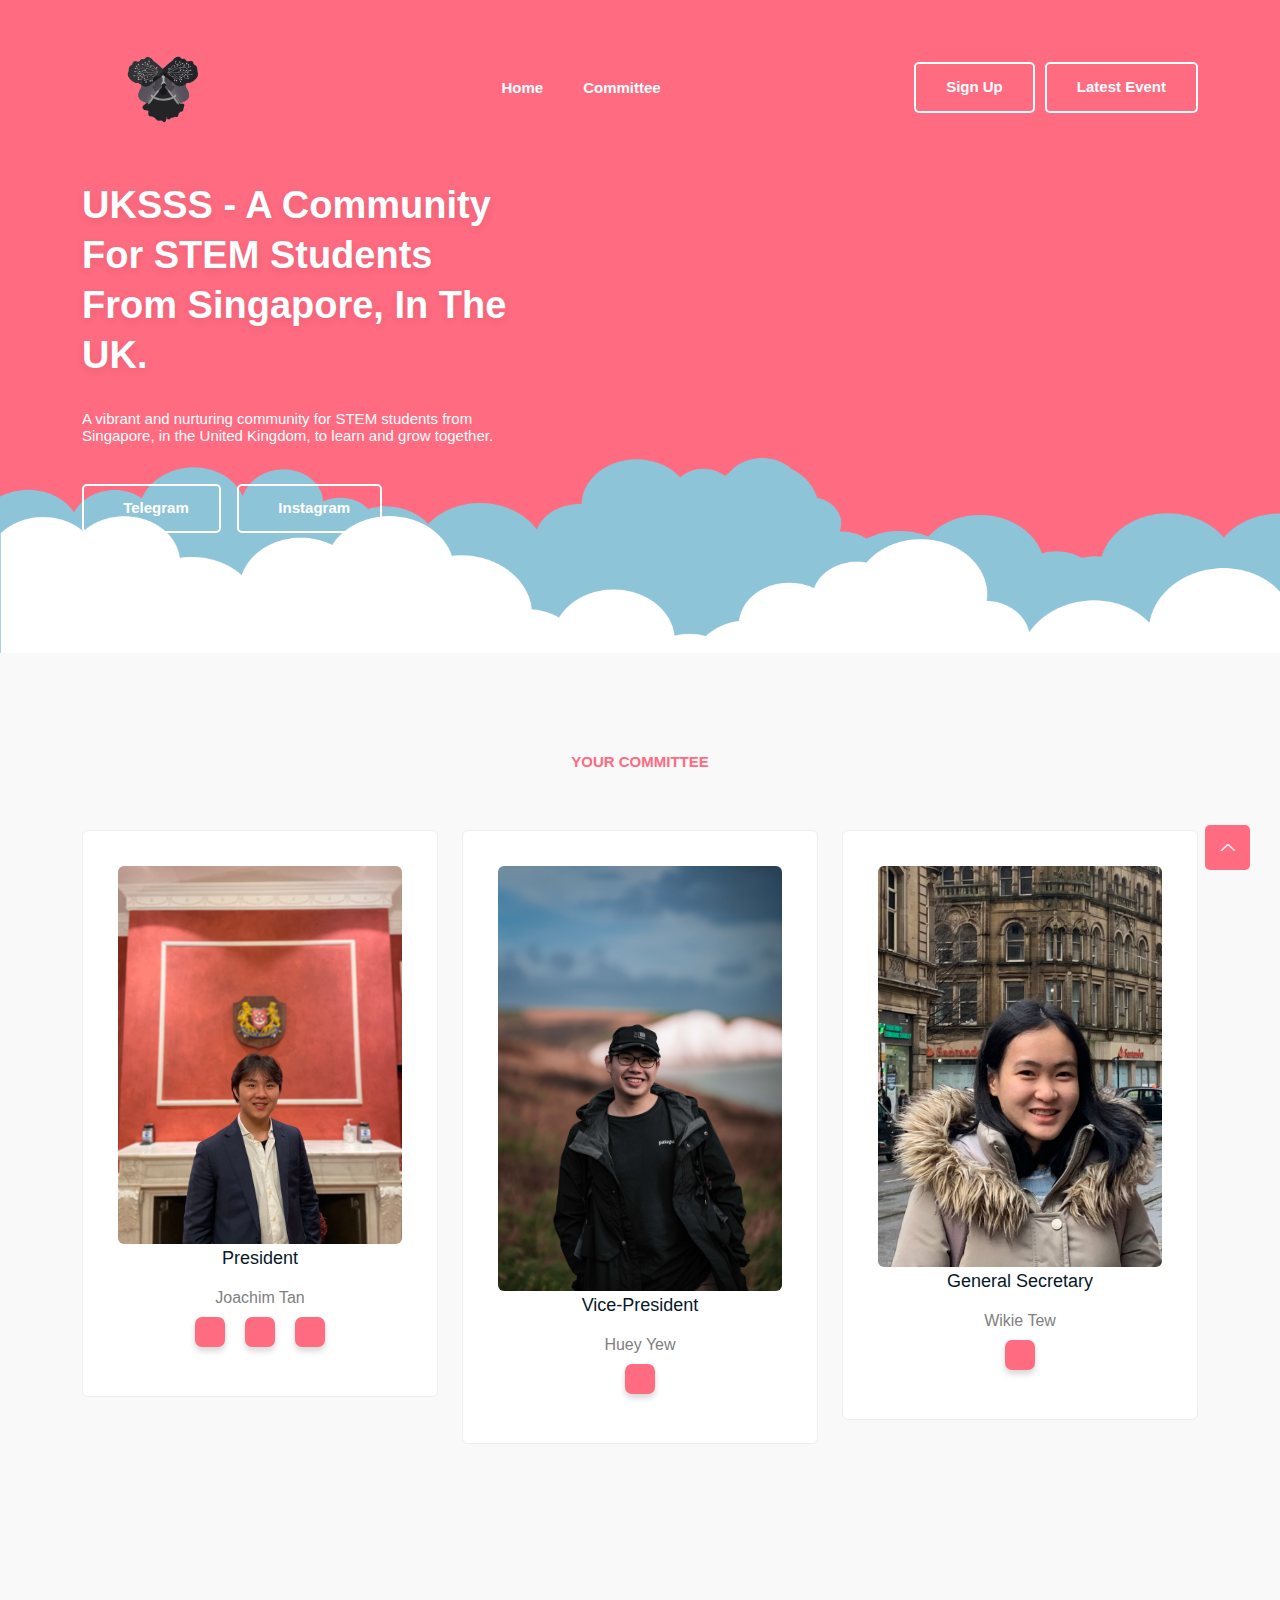
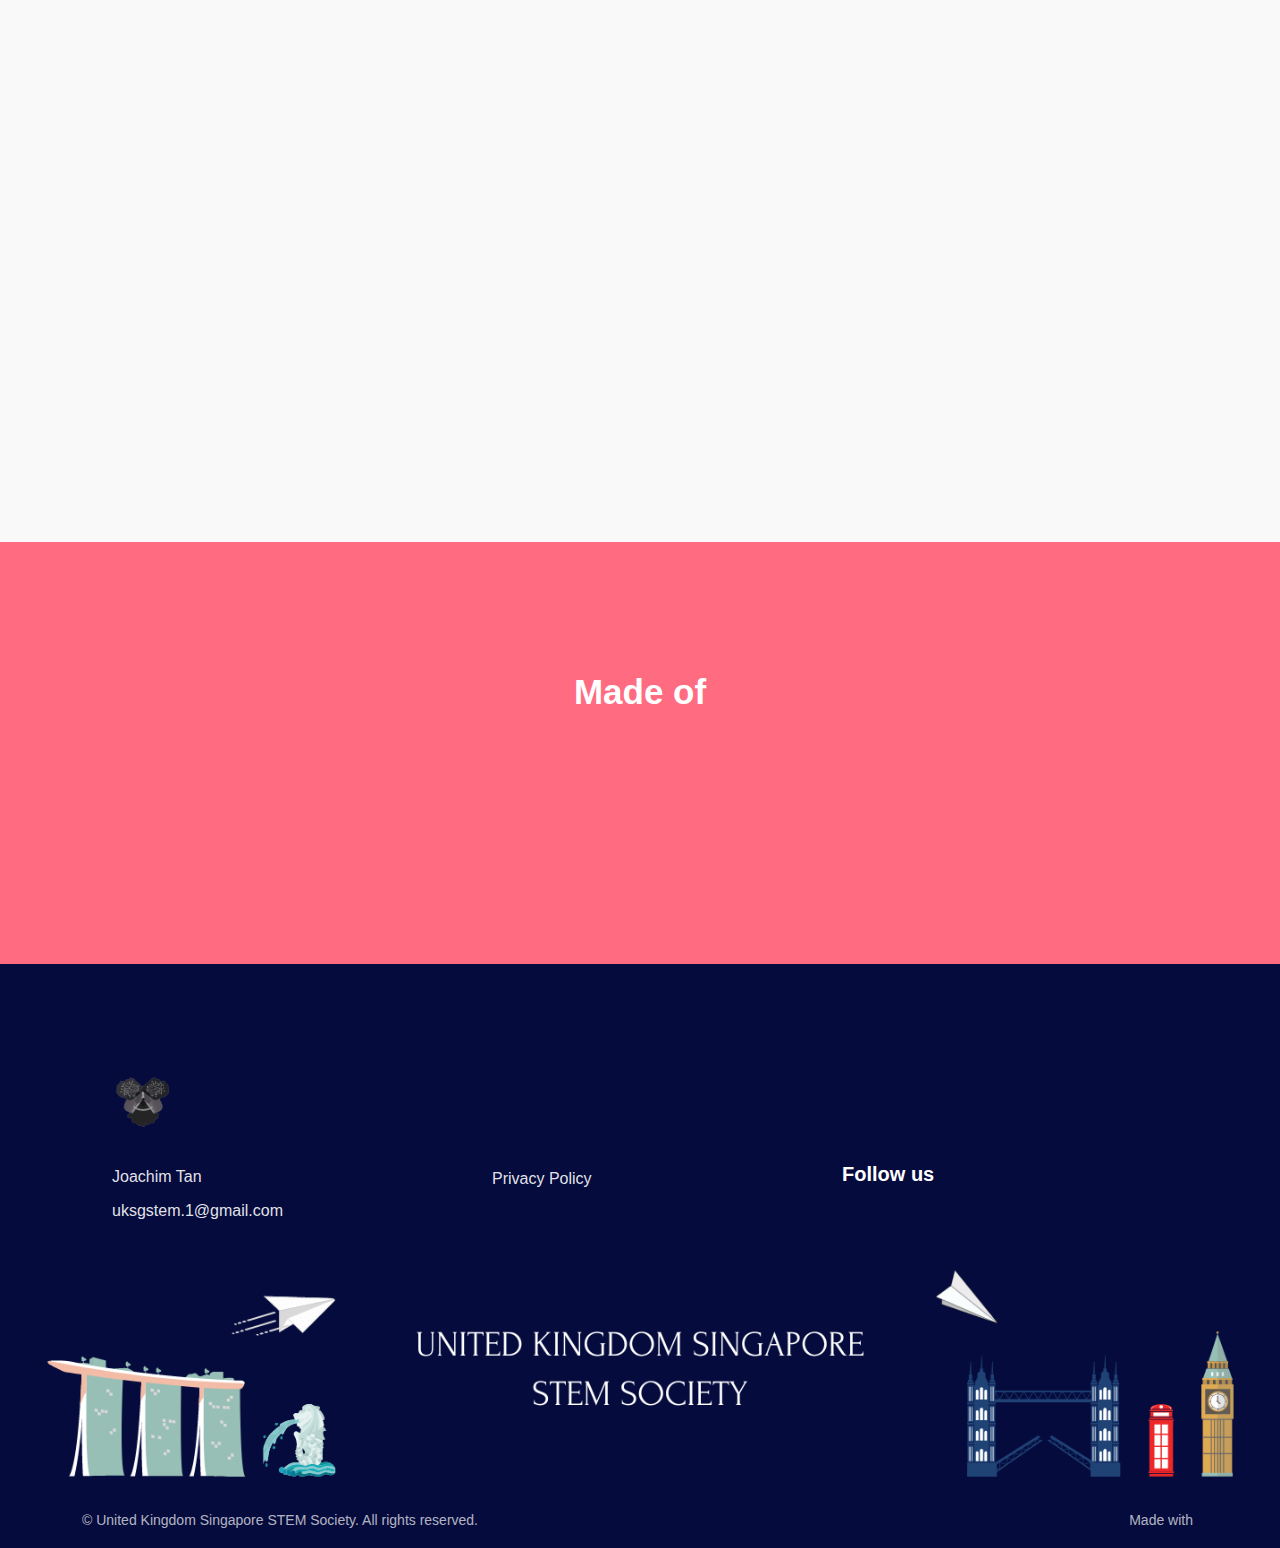
<file: index.html>
<!DOCTYPE html>
<html class="no-js" lang="zxx">

<head>
    <meta charset="utf-8" />
    <meta http-equiv="x-ua-compatible" content="ie=edge" />
    <title>
        UKSSS - A community for STEM students from Singapore, in the UK.
    </title>
    <link rel="icon" type="image/x-icon" href="assets/images/logo/UKSSS_LOGO_No_BG.png" />
    <meta name="viewport" content="width=device-width, initial-scale=1, minimum-scale=1, maximum-scale=1">
    <meta name="title" content="UKSSS - A community for STEM students from Singapore, in the UK.">
    <meta name="description" content="Welcome! The United Kingdom Singapore STEM Society (UKSSS) is a vibrant and nurturing community for STEM students from Singapore, in the United Kingdom, to learn and grow together.">
    <link rel="canonical" href="https://UKSSS.uk">
    <meta property="og:title" content="UKSSS - A community for STEM students from Singapore, in the UK." />
    <meta property="og:description " content="Welcome! The United Kingdom Singapore STEM Society (UKSSS) is a vibrant and nurturing community for STEM students from Singapore, in the United Kingdom, to learn and grow together." />
    <meta property="og:image" content="https://UKSSS.com/assets/images/logo/UKSSS_LOGO.jpg" />
    <meta property="og:url" content="http://UKSSS.uk">
    <meta property="og:site_name" content="United Kingdom Singapore STEM Society">
    <meta property="og:locale" content="en_US">
    <meta name="twitter:card" content="summary">
    <meta name="twitter:site" content="@joachimmmy">
    <meta name="twitter:creator" content="@joachimmmy">
    <meta name="twitter:title" content="UKSSS - A community for STEM students from Singapore, in the UK.">
    <meta name="twitter:description" content="Welcome! The United Kingdom Singapore STEM Society (UKSSS) is a vibrant and nurturing community for STEM students from Singapore, in the United Kingdom, to learn and grow together.">
    <meta name="twitter:image" content="https://UKSSS.com/assets/images/logo/logo_png.png">
    <meta name="twitter:image:alt" content="United Kingdom Singapore STEM Society">
    <script type="application/ld+json">
      {"@context":"http://schema.org","@type":"Website","name":"UKSSS","headline":"UKSSS","author":{"@type":"Person","name":"UKSSS"},"description":"United Kingdom Singapore STEM Society","url":"https://UKSSS.uk/"}
    </script>

    

    <!-- ========================= CSS here ========================= -->
    <link rel="stylesheet" href="assets/css/bootstrap.min.css" />
    <link rel="stylesheet" href="assets/css/LineIcons.2.0.css" />
    <link rel="stylesheet" href="assets/css/animate.css" />
    <link rel="stylesheet" href="assets/css/tiny-slider.css" />
    <link rel="stylesheet" href="assets/css/glightbox.min.css" />
    <link rel="stylesheet" href="assets/css/main.css" />
    <link rel="stylesheet" href="https://use.fontawesome.com/releases/v5.6.3/css/all.css" integrity="sha384-UHRtZLI+pbxtHCWp1t77Bi1L4ZtiqrqD80Kn4Z8NTSRyMA2Fd33n5dQ8lWUE00s/" crossorigin="anonymous">
    <link rel="stylesheet" href="assets/css/style.css">

</head>

<body>
    <!--[if lte IE 9]>
      <p class="browserupgrade">
        You are using an <strong>outdated</strong> browser. Please
        <a href="https://browsehappy.com/">upgrade your browser</a> to improve
        your experience and security.
      </p>
    <![endif]-->

    <!-- Preloader -->
    <div class="preloader">
        <div class="preloader-inner">
            <div class="preloader-icon">
                <span></span>
                <span></span>
            </div>
        </div>
    </div>
    <!-- /End Preloader -->

    <!-- Start Header Area -->
    <header class="header navbar-area">
        <div class="container">
            <div class="row align-items-center">
                <div class="col-lg-12">
                    <div class="nav-inner">
                        <!-- Start Navbar -->
                        <nav class="navbar navbar-expand-lg">
                            <a class="navbar-brand" href="javascript:void(0);">
                                <img src="assets/images/logo/logo-transparent-gif.gif" alt="Logo" />
                                <!-- <img src="assets/images/logo/UKSSS_LOGO_No_BG.png" alt="Logo"> -->
                            </a>
                            <button class="navbar-toggler mobile-menu-btn" type="button" data-bs-toggle="collapse"
                                data-bs-target="#navbarSupportedContent" aria-controls="navbarSupportedContent"
                                aria-expanded="false" aria-label="Toggle navigation">
                                <span class="toggler-icon"></span>
                                <span class="toggler-icon"></span>
                                <span class="toggler-icon"></span>
                            </button>
                            <div class="collapse navbar-collapse sub-menu-bar" id="navbarSupportedContent">
                                <ul id="nav" class="navbar-nav ms-auto">
                                    <li class="nav-item">
                                        <a href="#home" class="page-scroll active"
                                            aria-label="Toggle navigation">Home</a>
                                    </li>
                                    <li class="nav-item">
                                        <a href="#features" class="page-scroll"
                                            aria-label="Toggle navigation">Committee</a>
                                    </li>
                                    <!-- <li class="nav-item">
                                        <a href="https://forms.gle/vFPMChSJU4s3p94k8" class="page-scroll"
                                            aria-label="Toggle navigation">Latest Event</a>
                                    </li> -->
                                    <!-- <li class="nav-item">
                                        <a href="javascript:void(0)" aria-label="Toggle navigation">Team</a>
                                    </li>
                                    <li class="nav-item">
                                        <a class="dd-menu collapsed" href="javascript:void(0)" data-bs-toggle="collapse"
                                            data-bs-target="#submenu-1-4" aria-controls="navbarSupportedContent"
                                            aria-expanded="false" aria-label="Toggle navigation">Blog</a>
                                        <ul class="sub-menu collapse" id="submenu-1-4">
                                            <li class="nav-item"><a href="javascript:void(0)">Blog Grid Sidebar</a>
                                            </li>
                                            <li class="nav-item"><a href="javascript:void(0)">Blog Single</a></li>
                                            <li class="nav-item"><a href="javascript:void(0)">Blog Single
                                                    Sibebar</a></li>
                                        </ul>
                                    </li>
                                    <li class="nav-item">
                                        <a href="javascript:void(0)" aria-label="Toggle navigation">Contact</a>
                                    </li> -->
                                </ul>
                            </div> <!-- navbar collapse -->
                            <div class="button add-list-button">
                                <a href="https://forms.gle/pkWJhqsMtpr25of37" class="btn">Sign up</a>
                            </div>
                            <div class="button add-list-button">
                                <a href="https://forms.gle/vFPMChSJU4s3p94k8" class="btn">Latest Event</a>
                            </div>
                        </nav>
                        <!-- End Navbar -->
                    </div>
                </div>
            </div> <!-- row -->
        </div> <!-- container -->
    </header>
    <!-- End Header Area -->

    <!-- Start Hero Area -->
    <section id="home" class="hero-area">
        <div class="container">
            <div class="row align-items-center">
                <div class="col-lg-5 col-md-12 col-12">
                    <div class="hero-content">
                        <h1 class="wow fadeInLeft" data-wow-delay=".4s">UKSSS - A community for STEM students from Singapore, in the UK.</h1>
                        <p class="wow fadeInLeft" data-wow-delay=".6s">A vibrant and nurturing community for STEM students from Singapore, in the United Kingdom, to learn and grow together.</p>
                        <div class="button wow fadeInLeft" data-wow-delay=".8s">
                            <a href="https://t.me/uksgstemsoc" target="_blank" class="btn btn-alt"><i class="fab fa-telegram"></i> Telegram</a>
                            <a href="https://instagram.com/uksgstemsoc" target="_blank" class="btn btn-alt"><i class="fab fa-instagram"></i> Instagram</a>
                        </div>
                    </div>
                </div>
                <div class="col-lg-7 col-md-12 col-12">
                    <div class="hero-image wow fadeInRight" data-wow-delay=".4s">
                        <img src="assets/images/hero/cloud.png" alt="#">
                    </div>
                </div>
            </div>
        </div>
    </section>
    <!-- End Hero Area -->

    <!-- Start Committee Area -->
    <section id="features" class="features section">
        <div class="container">
            <div class="row">
                <div class="col-12">
                    <div class="section-title">
                        <h3 class="wow zoomIn" data-wow-delay=".2s">Your Committee</h3>
                        <!-- <h2 class="wow fadeInUp" data-wow-delay=".4s">Your Experience Gets Better And Better Over Time.
                        </h2>
                        <p class="wow fadeInUp" data-wow-delay=".6s">There are many variations of passages of Lorem
                            Ipsum available, but the majority have suffered alteration in some form.</p> -->
                    </div>
                </div>
            </div>
            <div class="row">
                <div class="col-lg-4 col-md-6 col-12">
                    <!-- Start Single Feature -->
                    <div class="single-feature wow fadeInUp" data-wow-delay=".2s">
                        <div class="image-container">
                            <img src="assets/images/committee/Joachimm.jpg" alt="">
                        </div>
                        <h3>President</h3>
                        <h4 style="color: grey;">Joachim Tan</h4>
                            <ul style="justify-content: center;" class="icons">
                                <li>
                                    <a href=" https://instagram.com/joachimmmy" target="_blank">
                                        <i class="fab fa-instagram"></i>
                                    </a>
                                </li>
                                <li>
                                    <a href="https://www.linkedin.com/in/joachimstanislaus/" target="_blank">
                                        <i class="fab fa-linkedin" aria-hidden="true"></i>
                                    </a>
                                </li>
                                <li>
                                    <a href="https://joachimstanislaus.com" target="_blank">
                                        <i class="fas fa-globe" aria-hidden="true"></i>
                                    </a>
                            </ul>
                        </div>
                    <!-- End Single Feature -->
                </div>
                <div class="col-lg-4 col-md-6 col-12">
                    <!-- Start Single Feature -->
                    <div class="single-feature wow fadeInUp" data-wow-delay=".2s">
                        <div class="image-container">
                            <img src="assets/images/committee/Huey_Yew.jpg" alt="">
                        </div>
                        <h3>Vice-President</h3>
                        <h4 style="color: grey;">Huey Yew</h4>
                            <ul style="justify-content: center;" class="icons">
                                <li>
                                    <a href="https://www.linkedin.com/company/uksg-stem-soc/" target="_blank">
                                        <i class="fab fa-linkedin" aria-hidden="true"></i>
                                    </a>
                                </li>
                            </ul>
                        </div>
                    <!-- End Single Feature -->
                </div>
                <div class="col-lg-4 col-md-6 col-12">
                    <!-- Start Single Feature -->
                    <div class="single-feature wow fadeInUp" data-wow-delay=".2s">
                        <div class="image-container">
                            <img src="assets/images/committee/Wikie.jpg" alt="">
                        </div>
                        <h3>General Secretary</h3>
                        <h4 style="color: grey;">Wikie Tew</h4>
                            <ul style="justify-content: center;" class="icons">
                                <li>
                                    <a href="https://www.linkedin.com/in/wikie-t/" target="_blank">
                                        <i class="fab fa-linkedin" aria-hidden="true"></i>
                                    </a>
                                </li>
                            </ul>
                        </div>
                    <!-- End Single Feature -->
                </div>
                <div class="col-lg-4 col-md-6 col-12">
                    <!-- Start Single Feature -->
                    <div class="single-feature wow fadeInUp" data-wow-delay=".2s">
                        <div class="image-container">
                            <img src="assets/images/committee/Nicole.jpeg" alt="">
                        </div>
                        <h3>Marketing Director</h3>
                        <h4 style="color: grey;">Nicole Fortuna</h4>
                            <ul style="justify-content: center;" class="icons">
                                <li>
                                    <a href="https://www.linkedin.com/in/nicolefortuna/" target="_blank">
                                        <i class="fab fa-linkedin" aria-hidden="true"></i>
                                    </a>
                                </li>
                            </ul>
                        </div>
                    <!-- End Single Feature -->
                </div>
                <div class="col-lg-4 col-md-6 col-12">
                    <!-- Start Single Feature -->
                    <div class="single-feature wow fadeInUp" data-wow-delay=".2s">
                        <div class="image-container">
                            <img src="assets/images/committee/Jung_Yon.jpg" alt="">
                        </div>
                        <h3>Legal Consultant</h3>
                        <h4 style="color: grey;">Park Jung Yon</h4>
                            <ul style="justify-content: center;" class="icons">
                                <li>
                                    <a href="https://www.linkedin.com/in/jung-yon-park-20004/" target="_blank">
                                        <i class="fab fa-linkedin" aria-hidden="true"></i>
                                    </a>
                                </li>
                            </ul>
                        </div>
                    <!-- End Single Feature -->
                </div>
                <div class="col-lg-4 col-md-6 col-12">
                    <!-- Start Single Feature -->
                    <div class="single-feature wow fadeInUp" data-wow-delay=".2s">
                        <div class="image-container">
                            <img src="assets/images/committee/Giselle.jpg" alt="">
                        </div>
                        <h3>Tech Director</h3>
                        <h4 style="color: grey;">Giselle Tan</h4>
                            <ul style="justify-content: center;" class="icons">
                                <li>
                                    <a href="https://www.linkedin.com/in/giselletan/" target="_blank">
                                        <i class="fab fa-linkedin" aria-hidden="true"></i>
                                    </a>
                                </li>
                            </ul>
                        </div>
                    <!-- End Single Feature -->
                </div>
            </div>
        </div>
    </section>
    <!-- End Features Area -->

    <!-- Start Achievement Area -->
    <section class="our-achievement section">
        <div class="container">
            <div class="row">
                <div class="col-lg-10 offset-lg-1 col-md-12 col-12">
                    <div class="title">
                        <h2>Made of</h2>
                        <!-- <p>There are many variations of passages of Lorem Ipsum available, but the majority.</p> -->
                    </div>
                </div>
            </div>
            <div class="row">
                <div class="col-lg-8 offset-lg-2 col-md-12 col-12">
                    <div class="row">
                        <div class="col-lg-4 col-md-4 col-12">
                            <div class="single-achievement wow fadeInUp" data-wow-delay=".2s">
                                <h3 class="counter"><span id="secondo1" class="countup" cup-end="30">30</span>+</h3>
                                <p>Universities</p>
                            </div>
                        </div>
                        <div class="col-lg-4 col-md-4 col-12">
                            <div class="single-achievement wow fadeInUp" data-wow-delay=".4s">
                                <h3 class="counter"><span id="secondo2" class="countup" cup-end="100">100</span>+</h3>
                                <p>Members</p>
                            </div>
                        </div>
                        <div class="col-lg-4 col-md-4 col-12">
                            <div class="single-achievement wow fadeInUp" data-wow-delay=".6s">
                                <h3 class="counter"><span id="secondo3" class="countup" cup-end="5">5</span></h3>
                                <p>Events</p>
                            </div>
                        </div>
                    </div>
                </div>
            </div>
        </div>
    </section>
    <!-- End Achievement Area -->



    <!-- Start Call To Action Area -->
    <!-- <section class="section call-action">
        <div class="container">
            <div class="row">
                <div class="col-lg-8 offset-lg-2 col-md-12 col-12">
                    <div class="cta-content">
                        <h2 class="wow fadeInUp" data-wow-delay=".2s">You are using free Lite <br>Version of Appvilla
                        </h2>
                        <p class="wow fadeInUp" data-wow-delay=".4s">Please, purchase full version of the template to
                            get all pages, features and commercial license.</p>
                        <div class="button wow fadeInUp" data-wow-delay=".6s">
                            <a href="javascript:void(0)" class="btn">Purchase Now</a>
                        </div>
                    </div>
                </div>
            </div>
        </div>
    </section> -->
    <!-- End Call To Action Area -->

    <!-- Start Footer Area -->
    <footer>
        <div class="foot">
            <div class="container aos-init aos-animate" data-aos="fade-down" data-aos-duration="1500">
                <a href="javascript:void(0);" class="footlogo">
                    <figure>
                        <img src="assets/images/logo/logo-transparent-gif.gif" alt="">
                    </figure>
                </a>
                <div class="row">
                    <div class="col-sm-4">

                        <ul class="tele">
                            <li>
                                <a href="https://t.me/joachimstanislaus">
                                    <span><i class="fas fa-phone"></i></span>
                                    Joachim Tan <br> 
                                </a>
                            </li>
                            <li>
                                <a href="mailto:uksgstem.1@gmail.com">
                                    <span>
                                        <i class="fas fa-envelope"></i>
                                    </span>
                                    uksgstem.1@gmail.com
                                </a>
                            </li>
                        </ul>
                    </div>

                    <div class="col-sm-4">
                        <ul class="address">
                            <li>
                                <a href="assets/privacy_policy/UKSSS_Privacy_Policy.pdf">
                                    <span><i class="fas fa-glasses"></i></span>
                                    Privacy Policy
                                </a>
                            </li>
                        </ul>
                    </div>

                    <div class="col-sm-offset-1 col-sm-3">
                        <h3>Follow us</h3>
                        <ul class="icons">
                            <li>
                                <a href="https://facebook.com/uksgstemsoc/" target="_blank">
                                    <i class="fab fa-facebook-f"></i>
                                </a>
                            </li>
                            <li>
                                <a href=" https://instagram.com/uksgstemsoc" target="_blank">
                                    <i class="fab fa-instagram"></i>
                                </a>
                            </li>
                            <li>
                                <a href="https://t.me/uksgstemsoc" target="_blank">
                                    <i class="fab fa-telegram" aria-hidden="true"></i>
                                </a>
                            </li>
                            <li>
                                <a href="https://www.linkedin.com/company/uksg-stem-soc/" target="_blank">
                                    <i class="fab fa-linkedin" aria-hidden="true"></i>
                                </a>
                            </li>
                        </ul>
                    </div>

                </div>
            </div>
            <figure>
                <img src="assets/images/footer/blue_banner.png" alt="" />
            </figure>
            <div class="container">
                <div class="copy">
                    <p>© United Kingdom Singapore STEM Society. All rights reserved.</p>
                    <p>Made with <i class="fas fa-heart"></i></p>
                </div>
            </div>
        </div>
    </footer>
    
    <!--/ End Footer Area -->

    <!-- ========================= scroll-top ========================= -->
    <a href="#" class="scroll-top">
        <i class="lni lni-chevron-up"></i>
    </a>

    <!-- ========================= JS here ========================= -->
    <script src="assets/js/bootstrap.min.js"></script>
    <script src="assets/js/wow.min.js"></script>
    <script src="assets/js/tiny-slider.js"></script>
    <script src="assets/js/glightbox.min.js"></script>
    <script src="assets/js/count-up.min.js"></script>
    <script src="assets/js/main.js"></script>
    <script type="text/javascript">

        //====== counter up 
        var cu = new counterUp({
            start: 0,
            duration: 2000,
            intvalues: true,
            interval: 100,
            append: " ",
        });
        cu.start();
    </script>
</body>

</html>
</file>
<file: assets/css/tiny-slider.css>
.tns-outer{padding:0!important}.tns-outer [hidden]{display:none!important}.tns-outer [aria-controls],.tns-outer [data-action]{cursor:pointer}.tns-slider{-webkit-transition:all 0s;-moz-transition:all 0s;transition:all 0s}.tns-slider>.tns-item{-webkit-box-sizing:border-box;-moz-box-sizing:border-box;box-sizing:border-box}.tns-horizontal.tns-subpixel{white-space:nowrap}.tns-horizontal.tns-subpixel>.tns-item{display:inline-block;vertical-align:top;white-space:normal}.tns-horizontal.tns-no-subpixel:after{content:'';display:table;clear:both}.tns-horizontal.tns-no-subpixel>.tns-item{float:left}.tns-horizontal.tns-carousel.tns-no-subpixel>.tns-item{margin-right:-100%}.tns-no-calc{position:relative;left:0}.tns-gallery{position:relative;left:0;min-height:1px}.tns-gallery>.tns-item{position:absolute;left:-100%;-webkit-transition:transform 0s,opacity 0s;-moz-transition:transform 0s,opacity 0s;transition:transform 0s,opacity 0s}.tns-gallery>.tns-slide-active{position:relative;left:auto!important}.tns-gallery>.tns-moving{-webkit-transition:all .25s;-moz-transition:all .25s;transition:all .25s}.tns-autowidth{display:inline-block}.tns-lazy-img{-webkit-transition:opacity .6s;-moz-transition:opacity .6s;transition:opacity .6s;opacity:.6}.tns-lazy-img.tns-complete{opacity:1}.tns-ah{-webkit-transition:height 0s;-moz-transition:height 0s;transition:height 0s}.tns-ovh{overflow:hidden}.tns-visually-hidden{position:absolute;left:-10000em}.tns-transparent{opacity:0;visibility:hidden}.tns-fadeIn{opacity:1;filter:alpha(opacity=100);z-index:0}.tns-normal,.tns-fadeOut{opacity:0;filter:alpha(opacity=0);z-index:-1}.tns-vpfix{white-space:nowrap}.tns-vpfix>div,.tns-vpfix>li{display:inline-block}.tns-t-subp2{margin:0 auto;width:310px;position:relative;height:10px;overflow:hidden}.tns-t-ct{width:2333.3333333%;width:-webkit-calc(100% * 70/3);width:-moz-calc(100% * 70/3);width:calc(100% * 70/3);position:absolute;right:0}.tns-t-ct:after{content:'';display:table;clear:both}.tns-t-ct>div{width:1.4285714%;width:-webkit-calc(100%/70);width:-moz-calc(100%/70);width:calc(100%/70);height:10px;float:left}
</file>
<file: assets/css/main.css>
/*======================================
    Variables
========================================*/
/*======================================
    Normalize CSS
========================================*/
@import url("https://fonts.googleapis.com/css2?family=Inter:wght@100;200;300;400;500;600;700;800;900&display=swap");
html {
  scroll-behavior: smooth;
}

body {
  font-family: "Inter", sans-serif;
  font-weight: normal;
  font-style: normal;
  color: #888;
  overflow-x: hidden;
  font-size: 15px;
}

p {
  margin: 0;
  padding: 0;
  font-size: 15px;
  line-height: 24px;
}

* {
  margin: 0;
  padding: 0;
}

.navbar-toggler:focus,
a:focus,
input:focus,
textarea:focus,
button:focus,
.btn:focus,
.btn.focus,
.btn:not(:disabled):not(.disabled).active,
.btn:not(:disabled):not(.disabled):active {
  text-decoration: none;
  outline: none;
  outline: none !important;
  border-color: none !important;
  -webkit-box-shadow: none !important;
          box-shadow: none !important;
}

.form-check-input:checked {
  background-color: #ff6b81;
  border-color: #ff6b81;
}

select {
  -webkit-writing-mode: horizontal-tb !important;
  text-rendering: auto;
  color: #081828;
  letter-spacing: normal;
  word-spacing: normal;
  text-transform: none;
  text-indent: 0px;
  text-shadow: none;
  display: inline-block;
  text-align: start;
  -webkit-appearance: menulist;
     -moz-appearance: menulist;
          appearance: menulist;
  -webkit-box-sizing: border-box;
          box-sizing: border-box;
  -webkit-box-align: center;
      -ms-flex-align: center;
          align-items: center;
  white-space: pre;
  -webkit-rtl-ordering: logical;
  background-color: -internal-light-dark(white, #3b3b3b);
  cursor: default;
  margin: 0em;
  font: 400 14px;
  border-radius: 0px;
  border-width: 1px;
  border-style: solid;
  border-color: -internal-light-dark(#767676, #858585);
  -o-border-image: initial;
     border-image: initial;
}

span,
a {
  display: inline-block;
  text-decoration: none;
  transition: all 0.4s ease;
  -webkit-transition: all 0.4s ease;
  -moz-transition: all 0.4s ease;
}

audio,
canvas,
iframe,
img,
svg,
video {
  vertical-align: middle;
}

img {
  max-width: 100%;
}

h1,
h2,
h3,
h4,
h5,
h6 {
  font-weight: 600;
  margin: 0px;
  color: #081828;
}

h1 a,
h2 a,
h3 a,
h4 a,
h5 a,
h6 a {
  color: inherit;
}

h1 {
  font-size: 50px;
}

h2 {
  font-size: 40px;
}

h3 {
  font-size: 30px;
}

h4 {
  font-size: 25px;
}

h5 {
  font-size: 20px;
}

h6 {
  font-size: 16px;
}

ul,
ol {
  margin: 0px;
  padding: 0px;
  list-style-type: none;
}

.mt-5 {
  margin-top: 5px;
}

.mt-10 {
  margin-top: 10px;
}

.mt-15 {
  margin-top: 15px;
}

.mt-20 {
  margin-top: 20px;
}

.mt-25 {
  margin-top: 25px;
}

.mt-30 {
  margin-top: 30px;
}

.mt-35 {
  margin-top: 35px;
}

.mt-40 {
  margin-top: 40px;
}

.mt-45 {
  margin-top: 45px;
}

.mt-50 {
  margin-top: 50px;
}

.mt-55 {
  margin-top: 55px;
}

.mt-60 {
  margin-top: 60px;
}

.mt-65 {
  margin-top: 65px;
}

.mt-70 {
  margin-top: 70px;
}

.mt-75 {
  margin-top: 75px;
}

.mt-80 {
  margin-top: 80px;
}

.mt-85 {
  margin-top: 85px;
}

.mt-90 {
  margin-top: 90px;
}

.mt-95 {
  margin-top: 95px;
}

.mt-100 {
  margin-top: 100px;
}

.mt-105 {
  margin-top: 105px;
}

.mt-110 {
  margin-top: 110px;
}

.mt-115 {
  margin-top: 115px;
}

.mt-120 {
  margin-top: 120px;
}

.mt-125 {
  margin-top: 125px;
}

.mt-130 {
  margin-top: 130px;
}

.mt-135 {
  margin-top: 135px;
}

.mt-140 {
  margin-top: 140px;
}

.mt-145 {
  margin-top: 145px;
}

.mt-150 {
  margin-top: 150px;
}

.mt-155 {
  margin-top: 155px;
}

.mt-160 {
  margin-top: 160px;
}

.mt-165 {
  margin-top: 165px;
}

.mt-170 {
  margin-top: 170px;
}

.mt-175 {
  margin-top: 175px;
}

.mt-180 {
  margin-top: 180px;
}

.mt-185 {
  margin-top: 185px;
}

.mt-190 {
  margin-top: 190px;
}

.mt-195 {
  margin-top: 195px;
}

.mt-200 {
  margin-top: 200px;
}

.mt-205 {
  margin-top: 205px;
}

.mt-210 {
  margin-top: 210px;
}

.mt-215 {
  margin-top: 215px;
}

.mt-220 {
  margin-top: 220px;
}

.mt-225 {
  margin-top: 225px;
}

.mb-5 {
  margin-bottom: 5px;
}

.mb-10 {
  margin-bottom: 10px;
}

.mb-15 {
  margin-bottom: 15px;
}

.mb-20 {
  margin-bottom: 20px;
}

.mb-25 {
  margin-bottom: 25px;
}

.mb-30 {
  margin-bottom: 30px;
}

.mb-35 {
  margin-bottom: 35px;
}

.mb-40 {
  margin-bottom: 40px;
}

.mb-45 {
  margin-bottom: 45px;
}

.mb-50 {
  margin-bottom: 50px;
}

.mb-55 {
  margin-bottom: 55px;
}

.mb-60 {
  margin-bottom: 60px;
}

.mb-65 {
  margin-bottom: 65px;
}

.mb-70 {
  margin-bottom: 70px;
}

.mb-75 {
  margin-bottom: 75px;
}

.mb-80 {
  margin-bottom: 80px;
}

.mb-85 {
  margin-bottom: 85px;
}

.mb-90 {
  margin-bottom: 90px;
}

.mb-95 {
  margin-bottom: 95px;
}

.mb-100 {
  margin-bottom: 100px;
}

.mb-105 {
  margin-bottom: 105px;
}

.mb-110 {
  margin-bottom: 110px;
}

.mb-115 {
  margin-bottom: 115px;
}

.mb-120 {
  margin-bottom: 120px;
}

.mb-125 {
  margin-bottom: 125px;
}

.mb-130 {
  margin-bottom: 130px;
}

.mb-135 {
  margin-bottom: 135px;
}

.mb-140 {
  margin-bottom: 140px;
}

.mb-145 {
  margin-bottom: 145px;
}

.mb-150 {
  margin-bottom: 150px;
}

.mb-155 {
  margin-bottom: 155px;
}

.mb-160 {
  margin-bottom: 160px;
}

.mb-165 {
  margin-bottom: 165px;
}

.mb-170 {
  margin-bottom: 170px;
}

.mb-175 {
  margin-bottom: 175px;
}

.mb-180 {
  margin-bottom: 180px;
}

.mb-185 {
  margin-bottom: 185px;
}

.mb-190 {
  margin-bottom: 190px;
}

.mb-195 {
  margin-bottom: 195px;
}

.mb-200 {
  margin-bottom: 200px;
}

.mb-205 {
  margin-bottom: 205px;
}

.mb-210 {
  margin-bottom: 210px;
}

.mb-215 {
  margin-bottom: 215px;
}

.mb-220 {
  margin-bottom: 220px;
}

.mb-225 {
  margin-bottom: 225px;
}

.pt-5 {
  padding-top: 5px;
}

.pt-10 {
  padding-top: 10px;
}

.pt-15 {
  padding-top: 15px;
}

.pt-20 {
  padding-top: 20px;
}

.pt-25 {
  padding-top: 25px;
}

.pt-30 {
  padding-top: 30px;
}

.pt-35 {
  padding-top: 35px;
}

.pt-40 {
  padding-top: 40px;
}

.pt-45 {
  padding-top: 45px;
}

.pt-50 {
  padding-top: 50px;
}

.pt-55 {
  padding-top: 55px;
}

.pt-60 {
  padding-top: 60px;
}

.pt-65 {
  padding-top: 65px;
}

.pt-70 {
  padding-top: 70px;
}

.pt-75 {
  padding-top: 75px;
}

.pt-80 {
  padding-top: 80px;
}

.pt-85 {
  padding-top: 85px;
}

.pt-90 {
  padding-top: 90px;
}

.pt-95 {
  padding-top: 95px;
}

.pt-100 {
  padding-top: 100px;
}

.pt-105 {
  padding-top: 105px;
}

.pt-110 {
  padding-top: 110px;
}

.pt-115 {
  padding-top: 115px;
}

.pt-120 {
  padding-top: 120px;
}

.pt-125 {
  padding-top: 125px;
}

.pt-130 {
  padding-top: 130px;
}

.pt-135 {
  padding-top: 135px;
}

.pt-140 {
  padding-top: 140px;
}

.pt-145 {
  padding-top: 145px;
}

.pt-150 {
  padding-top: 150px;
}

.pt-155 {
  padding-top: 155px;
}

.pt-160 {
  padding-top: 160px;
}

.pt-165 {
  padding-top: 165px;
}

.pt-170 {
  padding-top: 170px;
}

.pt-175 {
  padding-top: 175px;
}

.pt-180 {
  padding-top: 180px;
}

.pt-185 {
  padding-top: 185px;
}

.pt-190 {
  padding-top: 190px;
}

.pt-195 {
  padding-top: 195px;
}

.pt-200 {
  padding-top: 200px;
}

.pt-205 {
  padding-top: 205px;
}

.pt-210 {
  padding-top: 210px;
}

.pt-215 {
  padding-top: 215px;
}

.pt-220 {
  padding-top: 220px;
}

.pt-225 {
  padding-top: 225px;
}

.pb-5 {
  padding-bottom: 5px;
}

.pb-10 {
  padding-bottom: 10px;
}

.pb-15 {
  padding-bottom: 15px;
}

.pb-20 {
  padding-bottom: 20px;
}

.pb-25 {
  padding-bottom: 25px;
}

.pb-30 {
  padding-bottom: 30px;
}

.pb-35 {
  padding-bottom: 35px;
}

.pb-40 {
  padding-bottom: 40px;
}

.pb-45 {
  padding-bottom: 45px;
}

.pb-50 {
  padding-bottom: 50px;
}

.pb-55 {
  padding-bottom: 55px;
}

.pb-60 {
  padding-bottom: 60px;
}

.pb-65 {
  padding-bottom: 65px;
}

.pb-70 {
  padding-bottom: 70px;
}

.pb-75 {
  padding-bottom: 75px;
}

.pb-80 {
  padding-bottom: 80px;
}

.pb-85 {
  padding-bottom: 85px;
}

.pb-90 {
  padding-bottom: 90px;
}

.pb-95 {
  padding-bottom: 95px;
}

.pb-100 {
  padding-bottom: 100px;
}

.pb-105 {
  padding-bottom: 105px;
}

.pb-110 {
  padding-bottom: 110px;
}

.pb-115 {
  padding-bottom: 115px;
}

.pb-120 {
  padding-bottom: 120px;
}

.pb-125 {
  padding-bottom: 125px;
}

.pb-130 {
  padding-bottom: 130px;
}

.pb-135 {
  padding-bottom: 135px;
}

.pb-140 {
  padding-bottom: 140px;
}

.pb-145 {
  padding-bottom: 145px;
}

.pb-150 {
  padding-bottom: 150px;
}

.pb-155 {
  padding-bottom: 155px;
}

.pb-160 {
  padding-bottom: 160px;
}

.pb-165 {
  padding-bottom: 165px;
}

.pb-170 {
  padding-bottom: 170px;
}

.pb-175 {
  padding-bottom: 175px;
}

.pb-180 {
  padding-bottom: 180px;
}

.pb-185 {
  padding-bottom: 185px;
}

.pb-190 {
  padding-bottom: 190px;
}

.pb-195 {
  padding-bottom: 195px;
}

.pb-200 {
  padding-bottom: 200px;
}

.pb-205 {
  padding-bottom: 205px;
}

.pb-210 {
  padding-bottom: 210px;
}

.pb-215 {
  padding-bottom: 215px;
}

.pb-220 {
  padding-bottom: 220px;
}

.pb-225 {
  padding-bottom: 225px;
}

.img-bg {
  background-position: center center;
  background-size: cover;
  background-repeat: no-repeat;
  width: 100%;
  height: 100%;
}

@media only screen and (min-width: 480px) and (max-width: 767px) {
  .container {
    width: 450px;
  }
}

/* Bread Crumbs */
.breadcrumbs {
  position: relative;
  padding-bottom: 100px;
  padding-top: 180px;
  z-index: 2;
  text-align: left;
  background-color: #ff6b81;
}

@media only screen and (min-width: 768px) and (max-width: 991px) {
  .breadcrumbs {
    padding-bottom: 60px;
    padding-top: 120px;
  }
}

@media (max-width: 767px) {
  .breadcrumbs {
    padding-bottom: 60px;
    padding-top: 120px;
  }
}

.breadcrumbs .breadcrumbs-content {
  position: relative;
  text-align: center;
}

.breadcrumbs .breadcrumbs-content .page-title {
  font-size: 32px;
  color: #fff;
  font-weight: 700;
  position: relative;
  line-height: 50px;
}

@media only screen and (min-width: 768px) and (max-width: 991px) {
  .breadcrumbs .breadcrumbs-content .page-title {
    font-size: 28px;
    line-height: 42px;
  }
}

@media (max-width: 767px) {
  .breadcrumbs .breadcrumbs-content .page-title {
    font-size: 25px;
    line-height: 38px;
  }
}

.breadcrumbs .breadcrumbs-content .breadcrumb-nav {
  background: transparent;
  border-radius: 0;
  margin-bottom: 0;
  padding: 0;
  display: inline-block;
}

.breadcrumbs .breadcrumb-nav {
  text-align: center;
  margin-top: 15px;
}

@media only screen and (min-width: 768px) and (max-width: 991px) {
  .breadcrumbs .breadcrumb-nav {
    margin-top: 10px;
  }
}

@media (max-width: 767px) {
  .breadcrumbs .breadcrumb-nav {
    margin-top: 8px;
  }
}

.breadcrumbs .breadcrumb-nav li {
  display: inline-block;
  position: relative;
  padding-right: 15px;
  margin-right: 15px;
  text-transform: capitalize;
}

.breadcrumbs .breadcrumb-nav li:after {
  content: "\ea5c";
  font-family: lineIcons;
  font-size: 10px;
  position: absolute;
  top: 4px;
  right: -7px;
}

.breadcrumbs .breadcrumb-nav li:last-child {
  margin: 0;
  padding: 0;
}

.breadcrumbs .breadcrumb-nav li:last-child::after {
  display: none;
}

.breadcrumbs .breadcrumb-nav li,
.breadcrumbs .breadcrumb-nav li a {
  color: #fff;
  font-size: 14px;
  font-weight: 500;
}

.breadcrumbs .breadcrumb-nav li a {
  position: relative;
}

.breadcrumbs .breadcrumb-nav li a:hover {
  text-decoration: underline;
}

.section {
  padding-top: 100px;
  padding-bottom: 100px;
  position: relative;
}

@media only screen and (min-width: 768px) and (max-width: 991px) {
  .section {
    padding-top: 60px;
    padding-bottom: 60px;
  }
}

@media (max-width: 767px) {
  .section {
    padding-top: 50px;
    padding-bottom: 50px;
  }
}

/* Section Title */
.section-title {
  text-align: center;
  margin-bottom: 80px;
  padding: 0 300px;
  position: relative;
  z-index: 5;
}

.section-title h3 {
  font-size: 15px;
  font-weight: 600;
  display: block;
  margin-bottom: 8px;
  color: #ff6b81;
  text-transform: uppercase;
}

.section-title h2 {
  font-size: 34px;
  margin-bottom: 25px;
  line-height: 42px;
  text-transform: capitalize;
  position: relative;
  font-weight: 800;
}

.section-title p {
  font-size: 15px;
}

@media only screen and (min-width: 992px) and (max-width: 1199px) {
  .section-title {
    padding: 0px 200px;
    margin-bottom: 70px;
  }
}

@media only screen and (min-width: 768px) and (max-width: 991px) {
  .section-title {
    padding: 0px 20px;
    margin-bottom: 70px;
  }
  .section-title h3 {
    font-size: 14px;
  }
  .section-title h2 {
    font-size: 24px;
    line-height: 32px;
    margin-bottom: 20px;
  }
  .section-title p {
    font-size: 14px;
  }
}

@media (max-width: 767px) {
  .section-title {
    padding: 0px 10px;
    margin-bottom: 60px;
  }
  .section-title h3 {
    font-size: 14px;
  }
  .section-title h2 {
    font-size: 20px;
    line-height: 30px;
    margin-bottom: 18px;
  }
  .section-title p {
    font-size: 14px;
  }
}

.section-title.align-right {
  padding: 0;
  padding-left: 600px;
}

.section-title.align-right h2:before {
  display: none;
}

.section-title.align-right h2:after {
  position: absolute;
  right: 0;
  bottom: -1px;
  height: 2px;
  width: 50px;
  background: #ff6b81;
  content: "";
}

.section-title.align-left {
  padding: 0;
  padding-right: 600px;
}

.section-title.align-left h2:before {
  left: 0;
  margin-left: 0;
}

/* One Click Scrool Top Button*/
.scroll-top {
  width: 45px;
  height: 45px;
  line-height: 45px;
  background: #ff6b81;
  display: -webkit-box;
  display: -ms-flexbox;
  display: flex;
  -webkit-box-pack: center;
      -ms-flex-pack: center;
          justify-content: center;
  -webkit-box-align: center;
      -ms-flex-align: center;
          align-items: center;
  font-size: 14px;
  color: #fff !important;
  position: fixed;
  bottom: 30px;
  right: 30px;
  z-index: 9;
  cursor: pointer;
  -webkit-transition: all .3s ease-out 0s;
  transition: all .3s ease-out 0s;
  border-radius: 5px;
}

.scroll-top:hover {
  -webkit-box-shadow: 0 1rem 3rem rgba(35, 38, 45, 0.15) !important;
  box-shadow: 0 1rem 3rem rgba(35, 38, 45, 0.15) !important;
  -webkit-transform: translate3d(0, -5px, 0);
  transform: translate3d(0, -5px, 0);
  background-color: #081828;
}

/* Overlay */
.overlay {
  position: relative;
  z-index: 1;
}

.overlay::before {
  position: absolute;
  top: 0;
  left: 0;
  width: 100%;
  height: 100%;
  opacity: 0.4;
  background: #081828;
  content: "";
  -webkit-transition: all 0.4s ease;
  transition: all 0.4s ease;
  z-index: -1;
}

/* Pagination CSS */
.pagination {
  text-align: left;
  margin: 40px 0 0 0;
  display: block;
}

.pagination.center {
  text-align: center;
}

.pagination.right {
  text-align: right;
}

.pagination.left {
  text-align: left;
}

.pagination .pagination-list {
  display: inline-block;
  overflow: hidden;
}

.pagination .pagination-list li {
  margin-right: 5px;
  display: inline-block;
  margin-top: 10px;
}

.pagination .pagination-list li:last-child {
  margin-right: 0px;
}

.pagination .pagination-list li a {
  background: #fff;
  color: #081828;
  font-weight: 400;
  font-size: 14px;
  border-radius: 5px;
  padding: 8px 20px;
  text-align: center;
  border: 1px solid #eee;
}

.pagination .pagination-list li.active a,
.pagination .pagination-list li:hover a {
  background: #ff6b81;
  color: #fff;
  border-color: transparent;
}

.pagination .pagination-list li a i {
  font-size: 13px;
}

.blog-grids.pagination {
  margin-top: 50px;
  text-align: center;
}

.button .btn {
  display: inline-block;
  text-transform: capitalize;
  font-size: 15px;
  font-weight: 600;
  padding: 13px 30px;
  background-color: #ff6b81;
  color: #fff;
  border: none;
  -webkit-transition: 0.2s;
  transition: 0.2s;
  border-radius: 5px;
  position: relative;
  z-index: 1;
  margin-right: 7px;
  overflow: hidden;
}

@media only screen and (min-width: 768px) and (max-width: 991px) {
  .button .btn {
    padding: 12px 25px;
    font-size: 14px;
    font-weight: 500;
  }
}

@media (max-width: 767px) {
  .button .btn {
    padding: 12px 25px;
    font-size: 14px;
    font-weight: 500;
  }
}

.button .btn i {
  display: inline-block;
  margin-right: 5px;
}

.button .btn:last-child {
  margin: 0;
}

.button .btn:hover {
  color: #fff;
  background-color: #081828;
  -webkit-box-shadow: 0px 4px 4px #0000000f;
          box-shadow: 0px 4px 4px #0000000f;
}

.button .btn-alt {
  color: #fff !important;
  background: transparent !important;
  border: 2px solid #fff;
  padding: 11px 30px;
}

@media only screen and (min-width: 768px) and (max-width: 991px) {
  .button .btn-alt {
    padding: 10px 30px;
  }
}

@media (max-width: 767px) {
  .button .btn-alt {
    padding: 10px 30px;
  }
}

.button .btn-alt:hover {
  background-color: #fff !important;
  color: #ff6b81 !important;
}

.align-left {
  text-align: left;
}

.align-right {
  text-align: right;
}

.align-center {
  text-align: center;
}

/* Preloader */
.preloader {
  position: fixed;
  top: 0;
  left: 0;
  z-index: 999999999;
  width: 100%;
  height: 100%;
  background-color: #fff;
  overflow: hidden;
}

.preloader-inner {
  position: absolute;
  top: 50%;
  left: 50%;
  -webkit-transform: translate(-50%, -50%);
  transform: translate(-50%, -50%);
}

.preloader-icon {
  width: 100px;
  height: 100px;
  display: inline-block;
  padding: 0px;
}

.preloader-icon span {
  position: absolute;
  display: inline-block;
  width: 100px;
  height: 100px;
  border-radius: 100%;
  background: #ff6b81;
  -webkit-animation: preloader-fx 1.6s linear infinite;
  animation: preloader-fx 1.6s linear infinite;
}

.preloader-icon span:last-child {
  animation-delay: -0.8s;
  -webkit-animation-delay: -0.8s;
}

@keyframes preloader-fx {
  0% {
    -webkit-transform: scale(0, 0);
            transform: scale(0, 0);
    opacity: 0.5;
  }
  100% {
    -webkit-transform: scale(1, 1);
            transform: scale(1, 1);
    opacity: 0;
  }
}

@-webkit-keyframes preloader-fx {
  0% {
    -webkit-transform: scale(0, 0);
    opacity: 0.5;
  }
  100% {
    -webkit-transform: scale(1, 1);
    opacity: 0;
  }
}

/*======================================
	Start Header CSS
========================================*/
.header {
  width: 100%;
  background: transparent;
  position: absolute;
  width: 100%;
  left: 0;
  top: 0;
}

@media only screen and (min-width: 768px) and (max-width: 991px) {
  .header {
    padding: 18px 0 !important;
  }
  .header .mobile-menu-btn .toggler-icon {
    background-color: #fff;
  }
  .header .button {
    margin: 0 !important;
  }
  .header .navbar-collapse {
    position: absolute;
    top: 67px !important;
    left: 0;
    width: 100%;
    background-color: #fff;
    z-index: 9;
    -webkit-box-shadow: 0px 15px 20px 0px rgba(0, 0, 0, 0.1);
            box-shadow: 0px 15px 20px 0px rgba(0, 0, 0, 0.1);
    padding: 10px 20px;
    max-height: 350px;
    overflow-y: scroll;
    border-top: 1px solid #eee;
    border-radius: 6px;
  }
  .header .navbar .navbar-nav .nav-item a:hover {
    color: #ff6b81 !important;
  }
  .header .navbar .navbar-nav .nav-item a.active {
    color: #ff6b81 !important;
  }
  .header .navbar-nav .nav-item {
    margin: 0;
  }
  .header .navbar-nav .nav-item:hover a {
    color: #ff6b81;
  }
  .header .navbar-nav .nav-item a {
    padding: 12px 16px !important;
  }
  .header .navbar-nav .nav-item a::before {
    display: none;
  }
  .header .navbar-nav .nav-item .sub-menu {
    position: static;
    width: 100%;
    opacity: 1;
    visibility: visible;
    -webkit-box-shadow: none;
            box-shadow: none;
    padding: 0;
    border: none;
    margin-left: 15px;
    margin-right: 15px;
  }
  .header .navbar-nav .nav-item .sub-menu .nav-item a {
    padding: 12px 12px;
  }
  .header .navbar-nav .nav-item .sub-menu .nav-item a:hover {
    color: #ff6b81 !important;
  }
  .header .navbar-nav .nav-item a {
    color: #051441;
    display: -webkit-box;
    display: -ms-flexbox;
    display: flex;
    -webkit-box-pack: justify;
        -ms-flex-pack: justify;
            justify-content: space-between;
    padding: 10px 0;
  }
  .header .navbar-nav .nav-item a::after {
    opacity: 1;
    visibility: visible;
  }
  .header .navbar-nav .nav-item .sub-menu li.active {
    background: #fff !important;
    color: #ff6b81 !important;
  }
  .header .navbar-nav .nav-item .sub-menu .nav-item {
    margin: 0 !important;
  }
  .header .navbar-nav .nav-item .sub-menu .nav-item a {
    padding: 10px 12px !important;
  }
  .header .navbar-nav .nav-item .sub-menu li:hover {
    background: #fff !important;
    color: #ff6b81 !important;
  }
  .header .navbar-nav .nav-item a {
    font-size: 14px;
  }
  .header .navbar-nav .nav-item a:hover {
    color: #ff6b81;
  }
}

@media (max-width: 767px) {
  .header {
    padding: 18px 0 !important;
  }
  .header .mobile-menu-btn .toggler-icon {
    background-color: #fff;
  }
  .header .navbar-collapse {
    position: absolute;
    top: 58px !important;
    left: 0;
    width: 100%;
    background-color: #fff;
    z-index: 9;
    -webkit-box-shadow: 0px 15px 20px 0px rgba(0, 0, 0, 0.1);
            box-shadow: 0px 15px 20px 0px rgba(0, 0, 0, 0.1);
    padding: 10px 20px;
    max-height: 350px;
    overflow-y: scroll;
    border-top: 1px solid #eee;
    border-radius: 6px;
  }
  .header .navbar .navbar-nav .nav-item a:hover {
    color: #ff6b81 !important;
  }
  .header .navbar .navbar-nav .nav-item a.active {
    color: #ff6b81 !important;
  }
  .header .navbar-nav .nav-item {
    margin: 0;
  }
  .header .navbar-nav .nav-item:hover a {
    color: #ff6b81;
  }
  .header .navbar-nav .nav-item a {
    padding: 12px 16px !important;
  }
  .header .navbar-nav .nav-item a::before {
    display: none;
  }
  .header .navbar-nav .nav-item .sub-menu {
    position: static;
    width: 100%;
    opacity: 1;
    visibility: visible;
    -webkit-box-shadow: none;
            box-shadow: none;
    padding: 0;
    border: none;
    margin-left: 15px;
    margin-right: 15px;
  }
  .header .navbar-nav .nav-item .sub-menu .nav-item a {
    padding: 12px 12px;
  }
  .header .navbar-nav .nav-item .sub-menu .nav-item a:hover {
    color: #ff6b81 !important;
  }
  .header .navbar-nav .nav-item a {
    color: #051441;
    display: -webkit-box;
    display: -ms-flexbox;
    display: flex;
    -webkit-box-pack: justify;
        -ms-flex-pack: justify;
            justify-content: space-between;
    padding: 10px 0;
  }
  .header .navbar-nav .nav-item a::after {
    opacity: 1;
    visibility: visible;
  }
  .header .navbar-nav .nav-item .sub-menu li.active {
    background: #fff !important;
    color: #ff6b81 !important;
  }
  .header .navbar-nav .nav-item .sub-menu .nav-item {
    margin: 0 !important;
  }
  .header .navbar-nav .nav-item .sub-menu .nav-item a {
    padding: 10px 12px !important;
  }
  .header .navbar-nav .nav-item .sub-menu li:hover {
    background: #fff !important;
    color: #ff6b81 !important;
  }
  .header .navbar-nav .nav-item a {
    font-size: 14px;
  }
  .header .navbar-nav .nav-item a:hover {
    color: #ff6b81;
  }
}

@media (max-width: 767px) {
  .header .button {
    display: none;
  }
}

.header .button .btn {
  background-color: transparent;
  border: 2px solid #fff;
  color: #fff;
  padding: 12px 30px;
}

.header .button .btn:hover {
  background-color: #fff;
  color: #ff6b81;
}

.header .navbar-brand img {
  width: 160px;
}

@media only screen and (min-width: 768px) and (max-width: 991px) {
  .header .navbar-brand img {
    width: 170px;
  }
}

@media (max-width: 767px) {
  .header .navbar-brand img {
    width: 160px;
  }
}

.header.sticky .navbar-brand .white-logo {
  opacity: 0;
  visibility: hidden;
}

.header.sticky .navbar-brand .dark-logo {
  opacity: 1;
  visibility: visible;
}

.header.sticky .button .btn {
  background-color: #ff6b81;
  color: #fff;
  border-color: transparent;
}

.header.sticky .button .btn:hover {
  background-color: #081828;
  color: #fff;
}

.sticky {
  position: fixed;
  z-index: 99;
  background-color: #fff;
  -webkit-box-shadow: 0px 20px 50px 0px rgba(0, 0, 0, 0.05);
          box-shadow: 0px 20px 50px 0px rgba(0, 0, 0, 0.05);
  -webkit-transition: all 0.3s ease-out 0s;
  transition: all 0.3s ease-out 0s;
  top: 0;
}

.navbar-expand-lg .navbar-nav {
  margin: 0;
  margin-left: auto !important;
  margin-right: auto !important;
}

.header .navbar .navbar-nav .nav-item a.active {
  color: #fff;
}

.sticky .navbar .navbar-nav .nav-item a.active {
  color: #ff6b81;
}

.sticky .navbar .navbar-nav .nav-item a {
  color: #081828;
}

.header .navbar .navbar-nav .nav-item .sub-menu a.active {
  color: #fff;
}

.sticky .navbar .navbar-nav .nav-item .sub-menu a.active {
  color: #fff;
}

.sticky .navbar .mobile-menu-btn .toggler-icon {
  background: #333;
}

/*===== NAVBAR =====*/
.navbar-area {
  width: 100%;
  z-index: 99;
  -webkit-transition: all 0.3s ease-out 0s;
  transition: all 0.3s ease-out 0s;
  padding: 0;
}

.navbar-area.sticky {
  position: fixed;
  z-index: 99;
  background: #ff6b81;
  -webkit-box-shadow: 0px 20px 50px 0px rgba(0, 0, 0, 0.05);
          box-shadow: 0px 20px 50px 0px rgba(0, 0, 0, 0.05);
  -webkit-transition: all 0.3s ease-out 0s;
  transition: all 0.3s ease-out 0s;
  background: #fff;
  padding: 0px 0;
}

.navbar {
  padding: 0;
  position: relative;
  -webkit-transition: all 0.3s ease-out 0s;
  transition: all 0.3s ease-out 0s;
}

.navbar-brand {
  padding-left: 0;
  border-radius: 0;
}

.mobile-menu-btn {
  padding: 0px;
}

.mobile-menu-btn:focus {
  text-decoration: none;
  outline: none;
  -webkit-box-shadow: none;
          box-shadow: none;
}

.mobile-menu-btn .toggler-icon {
  width: 30px;
  height: 2px;
  background-color: #222;
  display: block;
  margin: 5px 0;
  position: relative;
  -webkit-transition: all 0.3s ease-out 0s;
  transition: all 0.3s ease-out 0s;
}

.mobile-menu-btn.active .toggler-icon:nth-of-type(1) {
  -webkit-transform: rotate(45deg);
          transform: rotate(45deg);
  top: 7px;
}

.mobile-menu-btn.active .toggler-icon:nth-of-type(2) {
  opacity: 0;
}

.mobile-menu-btn.active .toggler-icon:nth-of-type(3) {
  -webkit-transform: rotate(135deg);
          transform: rotate(135deg);
  top: -7px;
}

.navbar-nav .nav-item {
  z-index: 1;
  position: relative;
  margin-right: 40px;
}

.navbar-nav .nav-item:last-child {
  margin-right: 0 !important;
}

.navbar-nav .nav-item:hover a {
  color: #fff;
}

.sticky .navbar-nav .nav-item:hover a {
  color: #ff6b81;
}

.navbar-nav .nav-item a {
  font-size: 15px;
  color: #fff;
  -webkit-transition: all 0.3s ease-out 0s;
  transition: all 0.3s ease-out 0s;
  position: relative;
  padding: 35px 0;
  display: -webkit-inline-box;
  display: -ms-inline-flexbox;
  display: inline-flex;
  -webkit-box-align: center;
      -ms-flex-align: center;
          align-items: center;
  font-weight: 600;
  transition: all 0.3s ease-out 0s;
  position: relative;
  text-transform: capitalize;
}

.navbar-nav .nav-item a::after {
  opacity: 0;
  visibility: hidden;
}

.navbar-nav .nav-item:hover a:before {
  width: 100%;
}

.navbar-nav .nav-item a.active {
  color: #fff;
}

.navbar-nav .nav-item a.dd-menu::after {
  content: "\ea58";
  font: normal normal normal 1em/1 "LineIcons";
  position: absolute;
  right: 17px;
  font-size: 10px;
  top: 50%;
  margin-left: 5px;
  margin-top: 0px;
  -webkit-transition: all 0.3s ease-out 0s;
  transition: all 0.3s ease-out 0s;
  height: 10px;
}

@media only screen and (min-width: 992px) and (max-width: 1199px) {
  .navbar-nav .nav-item a.dd-menu::after {
    right: 13px;
  }
}

@media only screen and (min-width: 768px) and (max-width: 991px), (max-width: 767px) {
  .navbar-nav .nav-item a.dd-menu::after {
    top: 18px;
    right: 0;
    -webkit-transform: rotate(180deg);
            transform: rotate(180deg);
  }
}

@media only screen and (min-width: 768px) and (max-width: 991px), (max-width: 767px) {
  .navbar-nav .nav-item a.collapsed::after {
    -webkit-transform: rotate(0deg);
            transform: rotate(0deg);
  }
}

.navbar-nav .nav-item:hover > .sub-menu {
  top: 100%;
  opacity: 1;
  visibility: visible;
}

.navbar-nav .nav-item:hover > .sub-menu .sub-menu {
  left: 100%;
  top: 0;
}

.navbar-nav .nav-item .sub-menu {
  padding: 30px;
  min-width: 240px;
  background: #fff;
  -webkit-box-shadow: 0px 5px 20px #0000001a;
          box-shadow: 0px 5px 20px #0000001a;
  position: absolute;
  top: 110% !important;
  left: 0;
  opacity: 0;
  visibility: hidden;
  -webkit-transition: all 0.3s ease-out 0s;
  transition: all 0.3s ease-out 0s;
  border-radius: 0 0 4px 4px;
  border-radius: 5px;
}

.navbar-nav .nav-item:hover .sub-menu {
  top: 100% !important;
}

.navbar-nav .nav-item .sub-menu .nav-item {
  width: 100%;
  margin-bottom: 15px;
}

.navbar-nav .nav-item .sub-menu .nav-item:last-child {
  margin: 0;
}

.navbar-nav .nav-item .sub-menu .nav-item a {
  padding: 0;
  color: #888;
  display: block;
  width: 100%;
  font-size: 14px;
  font-weight: 500;
  text-transform: capitalize;
  position: relative;
  z-index: 1;
  border-radius: 4px;
  overflow: hidden;
  -webkit-transition: all 0.1s ease;
  transition: all 0.1s ease;
}

.navbar-nav .nav-item .sub-menu .nav-item a:hover {
  color: #ff6b81;
}

.navbar-nav .nav-item .sub-menu.left-menu {
  left: -100%;
}

.navbar-nav .nav-item .sub-menu.collapse:not(.show) {
  display: block;
}

@media only screen and (min-width: 768px) and (max-width: 991px), (max-width: 767px) {
  .navbar-nav .nav-item .sub-menu.collapse:not(.show) {
    display: none;
  }
}

.navbar-nav .nav-item .sub-menu > li {
  display: block;
  margin-left: 0;
}

.navbar-nav .nav-item .sub-menu > li:last-child {
  border: none;
}

.navbar-nav .nav-item .sub-menu > li.active > a {
  color: #ff6b81 !important;
}

.navbar-nav .nav-item .sub-menu > li > a {
  font-weight: 400;
  display: block;
  padding: 12px 15px;
  font-size: 14px;
  color: #222;
  font-weight: 400;
}

.navbar-nav .nav-item .sub-menu > li:first-child a {
  border: none;
}

.add-list-button {
  display: inline-block;
  margin-left: 10px;
}

.add-list-button .btn i {
  font-size: 14px;
  display: inline-block;
  margin-right: 5px;
}

/*======================================
     End Header CSS
  ========================================*/
/*======================================
    Hero Area CSS
========================================*/
.hero-area {
  position: relative;
  padding: 180px 0 120px 0;
  background: #ff6b81;
}

@media only screen and (min-width: 768px) and (max-width: 991px) {
  .hero-area {
    padding: 150px 0 60px 0;
  }
}

@media (max-width: 767px) {
  .hero-area {
    padding: 120px 0 50px 0;
  }
}

.hero-area .hero-image img {
  width: 100%;
  right: 0;
  bottom: 0;
  position: absolute;
  overflow: hidden;
}

@media only screen and (min-width: 768px) and (max-width: 991px) {
  .hero-area .hero-image {
    margin-top: 40px;
  }
}

@media (max-width: 767px) {
  .hero-area .hero-image {
    margin-top: 40px;
  }
}

.hero-area .hero-content {
  border-radius: 0;
  position: relative;
  z-index: 1;
  text-align: left;
}

.hero-area .hero-content h1 {
  font-size: 38px;
  font-weight: 800;
  line-height: 50px;
  color: #fff;
  text-shadow: 0px 3px 8px #00000017;
  text-transform: capitalize;
}

.hero-area .hero-content h1 span {
  display: block;
}

.hero-area .hero-content p {
  margin-top: 30px;
  font-size: 15px;
  color: #fff;
}

.hero-area .hero-content .button {
  margin-top: 40px;
}

.hero-area .hero-content .button .btn {
  background-color: #fff;
  color: #ff6b81;
  margin-right: 12px;
}

.hero-area .hero-content .button .btn i {
  font-size: 17px;
}

.hero-area .hero-content .button .btn:hover {
  background-color: #081828;
  color: #fff;
}

.hero-area .hero-content .button .btn.btn-alt {
  background-color: #ffffff6b;
  color: #fff;
}

.hero-area .hero-content .button .btn.btn-alt:hover {
  background-color: #fff;
  color: #ff6b81;
}

@media (max-width: 767px) {
  .hero-area .hero-content .button .video-button {
    margin-top: 20px;
  }
}

.hero-area .hero-content .button .video-button .text {
  display: inline-block;
  margin-left: 15px;
  color: #fff;
  font-weight: 500;
}

.hero-area .hero-content .button .video-button:hover .video {
  color: #fff;
  background-color: #081828;
}

.hero-area .hero-content .button .video-button .video {
  height: 50px;
  width: 50px;
  line-height: 50px;
  text-align: center;
  color: #ff6b81;
  background-color: #fff;
  border-radius: 50%;
  margin-left: 10px;
  font-size: 16px;
  padding-left: 3px;
  -webkit-transition: all 0.4s ease-in-out;
  transition: all 0.4s ease-in-out;
  position: relative;
}

.hero-area .hero-content .button .video-button .video:before {
  position: absolute;
  content: '';
  left: 0;
  top: 0;
  height: 100%;
  width: 100%;
  border: 1px solid #fff;
  border-radius: 50%;
  -webkit-animation: pulse-border-2 2s linear infinite;
  animation: pulse-border-2 2s linear infinite;
}

@-webkit-keyframes pulse-border {
  0% {
    -webkit-transform: scale(1);
    transform: scale(1);
    opacity: 1;
  }
  100% {
    -webkit-transform: scale(1.3);
    transform: scale(1.3);
    opacity: 0;
  }
}

@keyframes pulse-border {
  0% {
    -webkit-transform: scale(1);
    transform: scale(1);
    opacity: 1;
  }
  100% {
    -webkit-transform: scale(1.3);
    transform: scale(1.3);
    opacity: 0;
  }
}

@-webkit-keyframes pulse-border-2 {
  0% {
    -webkit-transform: scale(1);
    transform: scale(1);
    opacity: 1;
  }
  100% {
    -webkit-transform: scale(1.5);
    transform: scale(1.5);
    opacity: 0;
  }
}

@keyframes pulse-border-2 {
  0% {
    -webkit-transform: scale(1);
    transform: scale(1);
    opacity: 1;
  }
  100% {
    -webkit-transform: scale(1.5);
    transform: scale(1.5);
    opacity: 0;
  }
}

@media only screen and (min-width: 992px) and (max-width: 1199px) {
  .hero-area .hero-content h1 {
    font-size: 40px;
  }
}

@media only screen and (min-width: 768px) and (max-width: 991px) {
  .hero-area .hero-content {
    text-align: center;
  }
  .hero-area .hero-content h1 {
    font-size: 30px;
    font-weight: 700;
    line-height: 38px;
  }
  .hero-area .hero-content p {
    font-size: 15px;
  }
}

@media (max-width: 767px) {
  .hero-area .hero-content {
    padding: 0 10px;
    text-align: center;
  }
  .hero-area .hero-content h1 {
    font-size: 24px;
    line-height: 32px;
  }
  .hero-area .hero-content p {
    margin-top: 15px;
    font-size: 14px;
    line-height: 22px;
  }
  .hero-area .hero-content .button .btn {
    width: 60%;
    margin: 0;
    margin-bottom: 7px;
  }
  .hero-area .hero-content .button .btn:last-child {
    margin: 0;
  }
}

/*======================================
    Features Area CSS
========================================*/
.features {
  background-color: #f9f9f9;
}

.features .section-title {
  margin-bottom: 30px;
}

.features .single-feature {
  text-align: center;
  padding: 35px;
  background-color: #fff;
  border-radius: 6px;
  position: relative;
  margin-top: 30px;
  border: 1px solid #eee;
  -webkit-transition: all 0.5s cubic-bezier(0.68, -0.55, 0.27, 1.55) 0s;
  transition: all 0.5s cubic-bezier(0.68, -0.55, 0.27, 1.55) 0s;
}

.features .single-feature:hover {
  -webkit-box-shadow: 0px 3px 5px #00000017;
          box-shadow: 0px 3px 5px #00000017;
  -webkit-transform: translateY(-5px);
          transform: translateY(-5px);
}

.features .single-feature i {
  height: 30px;
  width: 30px;
  text-align: center;
  justify-content: center; /* Horizontal centering */
  align-items: center;
  display: flex;
  background-color: #ff6b81;
  color: #fff;
  font-size: 20px;
  border-radius: 7px;
  -webkit-box-shadow: 0px 4px 6px #0000002a;
          box-shadow: 0px 4px 6px #0000002a;
  padding: 15px;
  margin: 10px;
}

.features .single-feature h3 {
  font-size: 18px;
  font-weight: 500;
  margin-bottom: 20px;
}

.features .single-feature p {
  line-height: 22px;
}

.features .single-feature img {
  max-width: 100%;
  max-height: 100%;
  width: auto;
  height: auto;
  object-fit: cover;
  /* width: 200px;
  height: 250px;
  overflow: hidden; */
  border-radius: 6px;
}

/*======================================
    Our Achievement CSS
========================================*/
.our-achievement {
  background-color: #ff6b81;
  text-align: center;
  padding: 130px 0;
}

@media only screen and (min-width: 768px) and (max-width: 991px) {
  .our-achievement {
    padding: 80px 0;
  }
}

@media (max-width: 767px) {
  .our-achievement {
    padding: 60px 0;
  }
}

.our-achievement .title h2 {
  color: #fff;
  font-weight: 700;
  font-size: 35px;
  margin-bottom: 10px;
}

.our-achievement .title p {
  color: #fff;
}

.our-achievement .single-achievement {
  margin-top: 50px;
  text-align: center;
  padding: 0px 10px;
}

.our-achievement .single-achievement h3 {
  font-size: 35px;
  font-weight: 800;
  display: block;
  margin-bottom: 5px;
  color: #fff;
}

.our-achievement .single-achievement p {
  font-size: 15px;
  color: #fff;
  font-weight: 500;
  text-transform: capitalize;
}

@media only screen and (min-width: 768px) and (max-width: 991px), (max-width: 767px) {
  .our-achievement .title h2 {
    font-size: 24px;
    line-height: 32px;
  }
  .our-achievement .single-achievement {
    margin-top: 30px;
  }
  .our-achievement .single-achievement h3 {
    font-size: 28px;
  }
}

/*=============================
	Pricing Table CSS
===============================*/
.pricing-table {
  background-color: #f9f9f9;
}

.pricing-table .section-title {
  margin-bottom: 50px;
}

@media only screen and (min-width: 768px) and (max-width: 991px), (max-width: 767px) {
  .pricing-table .section-title {
    margin-bottom: 30px;
  }
}

.pricing-table .single-table {
  border: 1px solid #eee;
  border-radius: 10px;
  margin-top: 30px;
  background-color: #fff;
  -webkit-transition: all 0.5s cubic-bezier(0.68, -0.55, 0.27, 1.55) 0s;
  transition: all 0.5s cubic-bezier(0.68, -0.55, 0.27, 1.55) 0s;
}

.pricing-table .single-table:hover:hover {
  -webkit-box-shadow: 0px 3px 5px #00000017;
          box-shadow: 0px 3px 5px #00000017;
  -webkit-transform: translateY(-5px);
          transform: translateY(-5px);
}

.pricing-table .single-table .table-head {
  padding: 25px;
  border-bottom: 1px solid #eee;
}

.pricing-table .single-table .table-head .title {
  font-size: 16px;
  font-weight: 600;
  margin-bottom: 20px;
}

.pricing-table .single-table .table-head p {
  font-weight: 400;
  font-size: 14px;
  line-height: 22px;
}

.pricing-table .single-table .table-head .price {
  padding: 30px 0;
}

.pricing-table .single-table .table-head .price .amount {
  font-size: 30px;
  font-weight: 700;
  display: inline-block;
}

.pricing-table .single-table .table-head .price .amount .duration {
  display: inline-block;
  font-size: 14px;
  color: #888;
  font-weight: 400;
  margin-left: 3px;
}

.pricing-table .single-table .table-head .button .btn {
  width: 100%;
  padding: 12px 30px;
  font-size: 13px;
  background-color: #081828;
}

.pricing-table .single-table .table-head .button .btn:hover {
  background-color: #ff6b81;
  color: #fff;
}

.pricing-table .single-table .table-content {
  padding: 25px;
}

.pricing-table .single-table .table-content .middle-title {
  font-size: 13px;
  font-weight: 500;
  text-transform: uppercase;
  margin-bottom: 25px;
}

.pricing-table .single-table .table-content .table-list li {
  position: relative;
  padding-left: 25px;
  font-size: 14px;
  margin-bottom: 13px;
}

.pricing-table .single-table .table-content .table-list li:last-child {
  margin: 0;
}

.pricing-table .single-table .table-content .table-list li i {
  color: #ff6b81;
  font-size: 14px;
  position: absolute;
  left: 0;
  top: 4px;
}

/*======================================
    Call To Action CSS
========================================*/
.call-action {
  background-color: #ff6b81;
}

.call-action .cta-content {
  text-align: center;
  padding: 0px 50px;
}

@media only screen and (min-width: 768px) and (max-width: 991px) {
  .call-action .cta-content {
    padding: 0;
  }
}

@media (max-width: 767px) {
  .call-action .cta-content {
    padding: 0;
  }
}

.call-action .cta-content h2 {
  color: #fff;
  line-height: 50px;
  font-size: 38px;
  font-weight: 700;
  margin-bottom: 30px;
}

@media only screen and (min-width: 768px) and (max-width: 991px) {
  .call-action .cta-content h2 {
    font-size: 32px;
    line-height: 45px;
  }
}

@media (max-width: 767px) {
  .call-action .cta-content h2 {
    font-size: 25px;
    line-height: 35px;
  }
}

.call-action .cta-content p {
  color: #fff;
  padding: 0px 50px;
}

@media only screen and (min-width: 768px) and (max-width: 991px) {
  .call-action .cta-content p {
    padding: 0;
  }
}

@media (max-width: 767px) {
  .call-action .cta-content p {
    padding: 0;
  }
}

.call-action .cta-content .button {
  margin-top: 40px;
}

.call-action .cta-content .button .btn {
  background-color: #fff;
  color: #ff6b81;
}

.call-action .cta-content .button .btn:hover {
  color: #fff;
  background-color: #081828;
}

/*======================================
	Error 404 CSS
========================================*/
.error-area {
  height: 100vh;
  text-align: center;
  width: auto;
  margin-left: auto;
  margin-right: auto;
  background-color: #fff;
  position: relative;
}

.d-table {
  width: 100%;
  height: 100%;
}

.d-table {
  display: table !important;
}

.d-table-cell {
  vertical-align: middle;
}

.d-table-cell {
  display: table-cell !important;
}

.error-area .error-content h1 {
  font-size: 100px;
  color: #ff6b81;
  margin-bottom: 25px;
  font-weight: 800;
  line-height: 100px;
}

@media only screen and (min-width: 768px) and (max-width: 991px) {
  .error-area .error-content h1 {
    font-size: 60px;
    line-height: 50px;
  }
}

@media (max-width: 767px) {
  .error-area .error-content h1 {
    font-size: 45px;
    line-height: 30px;
  }
}

.error-area .error-content h2 {
  font-size: 25px;
  margin-bottom: 10px;
  color: #081828;
  font-weight: 700;
}

@media only screen and (min-width: 768px) and (max-width: 991px) {
  .error-area .error-content h2 {
    font-size: 22px;
  }
}

@media (max-width: 767px) {
  .error-area .error-content h2 {
    font-size: 18px;
  }
}

.error-area .error-content p {
  font-weight: 400;
  margin-bottom: 40px;
  color: #888;
}

/*======================================
	Footer CSS
========================================*/
.footer {
  background-color: #081828;
  position: relative;
}

.footer .footer-top {
  padding: 100px 0;
}

@media only screen and (min-width: 768px) and (max-width: 991px) {
  .footer .footer-top {
    padding: 80px 0;
    padding-top: 40px;
  }
}

@media (max-width: 767px) {
  .footer .footer-top {
    padding: 60px 0;
    padding-top: 20px;
  }
}

@media only screen and (min-width: 768px) and (max-width: 991px) {
  .footer .single-footer {
    margin-top: 40px;
  }
}

@media (max-width: 767px) {
  .footer .single-footer {
    margin-top: 40px;
    text-align: center;
  }
}

.footer .single-footer.f-about {
  padding-right: 30px;
}

@media (max-width: 767px) {
  .footer .single-footer.f-about {
    padding: 0;
  }
}

.footer .single-footer.f-about .logo img {
  width: 180px;
}

.footer .single-footer.f-about p {
  color: #D2D6DC;
  margin-top: 20px;
  font-size: 14px;
}

.footer .single-footer.f-about .social {
  margin-top: 30px;
}

.footer .single-footer.f-about .social li {
  display: inline-block;
  margin-right: 17px;
}

@media only screen and (min-width: 768px) and (max-width: 991px) {
  .footer .single-footer.f-about .social li {
    margin-bottom: 10px;
  }
}

@media (max-width: 767px) {
  .footer .single-footer.f-about .social li {
    margin-bottom: 10px;
  }
}

.footer .single-footer.f-about .social li:last-child {
  margin: 0;
}

.footer .single-footer.f-about .social li a {
  color: #D2D6DC;
  font-size: 15px;
}

.footer .single-footer.f-about .social li a:hover {
  color: #ff6b81;
}

.footer .single-footer.f-about .social li:last-child {
  margin: 0;
}

.footer .single-footer.f-about .copyright-text {
  color: #D2D6DC;
  font-size: 14px;
  margin-top: 40px;
}

@media (max-width: 767px) {
  .footer .single-footer.f-about .copyright-text {
    margin-top: 20px;
  }
}

.footer .single-footer.f-about .copyright-text a {
  color: #D2D6DC;
}

.footer .single-footer.f-about .copyright-text a:hover {
  color: #ff6b81;
}

.footer .single-footer.f-link li {
  display: block;
  margin-bottom: 12px;
}

.footer .single-footer.f-link li:last-child {
  margin: 0;
}

.footer .single-footer.f-link li a {
  font-size: 15px;
  font-weight: 400;
  color: #D2D6DC;
}

.footer .single-footer.f-link li a:hover {
  color: #ff6b81;
}

.footer .single-footer h3 {
  font-size: 18px;
  font-weight: 600;
  display: block;
  margin-bottom: 35px;
  color: #D2D6DC;
}

@media only screen and (min-width: 768px) and (max-width: 991px) {
  .footer .single-footer h3 {
    margin-bottom: 25px;
  }
}

@media (max-width: 767px) {
  .footer .single-footer h3 {
    margin-bottom: 25px;
  }
}

.footer .footer-newsletter {
  padding-bottom: 100px;
}

@media only screen and (min-width: 768px) and (max-width: 991px) {
  .footer .footer-newsletter {
    padding-bottom: 80px;
  }
}

@media (max-width: 767px) {
  .footer .footer-newsletter {
    padding-bottom: 60px;
    text-align: center;
  }
}

.footer .footer-newsletter .inner-content {
  border: 2px solid rgba(238, 238, 238, 0.171);
  padding: 50px;
  border-radius: 8px;
}

@media only screen and (min-width: 768px) and (max-width: 991px) {
  .footer .footer-newsletter .inner-content {
    padding: 30px;
  }
}

@media (max-width: 767px) {
  .footer .footer-newsletter .inner-content {
    padding: 30px;
  }
}

.footer .footer-newsletter .title {
  position: relative;
}

.footer .footer-newsletter .title h3 {
  color: #D2D6DC;
  font-size: 18px;
  display: block;
  margin-bottom: 10px;
  font-weight: 600;
  text-transform: capitalize;
}

@media only screen and (min-width: 768px) and (max-width: 991px) {
  .footer .footer-newsletter .title h3 {
    font-size: 16px;
  }
}

@media (max-width: 767px) {
  .footer .footer-newsletter .title h3 {
    font-size: 16px;
  }
}

.footer .footer-newsletter .title p {
  font-size: 15px;
  color: #D2D6DC;
}

@media only screen and (min-width: 768px) and (max-width: 991px) {
  .footer .footer-newsletter .title p {
    font-size: 14px;
  }
}

@media (max-width: 767px) {
  .footer .footer-newsletter .title p {
    font-size: 14px;
  }
}

.footer .footer-newsletter .title p a {
  color: #ff6b81;
  text-decoration: underline;
}

.footer .footer-newsletter .title p a:hover {
  color: #fff;
}

.footer .footer-newsletter .newsletter-form {
  position: relative;
}

@media (max-width: 767px) {
  .footer .footer-newsletter .newsletter-form {
    margin-top: 30px;
  }
}

.footer .footer-newsletter .newsletter-form input {
  height: 48px;
  width: 300px;
  display: inline-block;
  background: transparent;
  border: none;
  color: #fff;
  border-radius: 0;
  padding: 0 20px;
  color: #fff !important;
  font-size: 14px;
  background-color: #fff3;
  border-radius: 5px;
  float: right;
  margin-right: 148px;
}

@media only screen and (min-width: 768px) and (max-width: 991px) {
  .footer .footer-newsletter .newsletter-form input {
    width: 100%;
    margin: 0;
    padding-right: 144px;
  }
}

@media (max-width: 767px) {
  .footer .footer-newsletter .newsletter-form input {
    width: 100%;
    margin: 0;
    text-align: center;
  }
}

.footer .footer-newsletter .newsletter-form ::-webkit-input-placeholder {
  /* Chrome, Firefox, Opera, Safari 10.1+ */
  color: #fff;
  opacity: 1;
  /* Firefox */
}

.footer .footer-newsletter .newsletter-form :-ms-input-placeholder {
  /* Chrome, Firefox, Opera, Safari 10.1+ */
  color: #fff;
  opacity: 1;
  /* Firefox */
}

.footer .footer-newsletter .newsletter-form ::-ms-input-placeholder {
  /* Chrome, Firefox, Opera, Safari 10.1+ */
  color: #fff;
  opacity: 1;
  /* Firefox */
}

.footer .footer-newsletter .newsletter-form ::placeholder {
  /* Chrome, Firefox, Opera, Safari 10.1+ */
  color: #fff;
  opacity: 1;
  /* Firefox */
}

.footer .footer-newsletter .newsletter-form :-ms-input-placeholder {
  /* Internet Explorer 10-11 */
  color: #fff;
}

.footer .footer-newsletter .newsletter-form ::-ms-input-placeholder {
  /* Microsoft Edge */
  color: #fff;
}

.footer .footer-newsletter .newsletter-form .button {
  display: inline-block;
  position: absolute;
  right: 0;
}

@media (max-width: 767px) {
  .footer .footer-newsletter .newsletter-form .button {
    position: relative;
    margin-top: 10px;
    left: 0;
    bottom: 0;
    width: 100%;
  }
  .footer .footer-newsletter .newsletter-form .button .btn {
    width: 100%;
  }
}

.footer .footer-newsletter .newsletter-form .button .btn {
  display: inline-block;
  background: #ff6b81;
  color: #fff;
  height: 48px;
  line-height: 48px;
  padding: 0 30px;
}

.footer .footer-newsletter .newsletter-form .button .btn::before {
  background-color: #fff;
}

.footer .footer-newsletter .newsletter-form .button .btn:hover {
  color: #ff6b81;
  background-color: #fff;
}
</file>
<file: assets/css/style.css>
/**reset css starts here **/

html {
    line-height: normal;
    -webkit-text-size-adjust: 100%;
    -ms-text-size-adjust: 100%;
    -moz-text-size-adjust: 100%;
    text-size-adjust: 100%
}

body {
    margin: 0;
    overflow-x: hidden;
    padding: 0;
        background: #6640d1 !important;
}

html,
body {
    width: 100%;
}

body:before,
body:after {
    content: none !important;
}

a,
input[type="submit"],
input[type="button"],
.btn,
button {
    -webkit-transition: all 0.3s ease-in-out;
    -moz-transition: all 0.3s ease-in-out;
    -ms-transition: all 0.3s ease-in-out;
    transition: all 0.3s ease-in-out;
    -o-transition: all 0.3s ease-in-out;

}

section {
    clear: both;
}

main {
    display: block
}

hr {
    box-sizing: content-box;
    height: 0;
    overflow: visible
}

a {
    background-color: transparent
}

a:hover,
a:focus {
    text-decoration: none;
}

abbr[title] {
    border-bottom: none;
    text-decoration: underline
}

b,
strong {
    font-weight: bolder
}

small {
    font-size: 80%
}

sub,
sup {
    font-size: 75%;
    line-height: 0;
    position: relative;
    vertical-align: baseline
}

sub {
    bottom: -0.25em
}

sup {
    top: -0.5em
}

img {
    border-style: none;
    max-width: 100%;
    vertical-align: top;
}

button,
input,
optgroup,
select,
textarea {
    font-family: inherit;
    font-size: 100%;
    line-height: normal;
    margin: 0
}

button,
input {
    overflow: visible
}

button,
select {
    text-transform: none
}

button,
[type="button"],
[type="reset"],
[type="submit"] {
    -webkit-appearance: button;
    -moz-appearance: button;
    appearance: button;
    outline: none;
}

button::-moz-focus-inner,
[type="button"]::-moz-focus-inner,
[type="reset"]::-moz-focus-inner,
[type="submit"]::-moz-focus-inner {
    border-style: none;
    padding: 0
}

button:-moz-focusring,
[type="button"]:-moz-focusring,
[type="reset"]:-moz-focusring,
[type="submit"]:-moz-focusring {
    outline: 1px dotted ButtonText
}

fieldset {
    padding: 0.35em 0.75em 0.625em
}

legend {
    box-sizing: border-box;
    color: inherit;
    display: table;
    max-width: 100%;
    padding: 0;
    white-space: normal
}

progress {
    vertical-align: baseline
}

textarea {
    overflow: auto
}

[type="checkbox"],
[type="radio"] {
    box-sizing: border-box;
    padding: 0
}

[type="number"]::-webkit-inner-spin-button,
[type="number"]::-webkit-outer-spin-button {
    height: auto
}

[type="search"] {
    -webkit-appearance: textfield;
    -moz-appearance: textfield;
    appearance: textfield;
    outline-offset: -2px
}

[type="search"]::-webkit-search-decoration {
    -webkit-appearance: none;
    -moz-appearance: none;
    appearance: none
}

::-webkit-file-upload-button {
    -webkit-appearance: button;
    -moz-appearance: button;
    appearance: button;
    font: inherit
}

details {
    display: block
}

summary {
    display: list-item
}

template {
    display: none
}

[hidden] {
    display: none
}

html,
body,
div,
span,
applet,
object,
iframe,
h1,
h2,
h3,
h4,
h5,
h6,
p,
blockquote,
pre,
a,
abbr,
acronym,
address,
big,
cite,
code,
del,
dfn,
em,
img,
ins,
kbd,
q,
s,
samp,
small,
strike,
strong,
sub,
sup,
tt,
var,
b,
u,
i,
center,
dl,
dt,
dd,
ol,
ul,
li,
fieldset,
form,
label,
legend,
table,
caption,
tbody,
tfoot,
thead,
tr,
th,
td,
article,
aside,
canvas,
details,
embed,
figure,
figcaption,
footer,
header,
hgroup,
menu,
nav,
output,
ruby,
section,
summary,
time,
mark,
audio,
video {
    margin: 0;
    padding: 0;
    border: 0;
    font-size: 100%;
    font: inherit;
    vertical-align: baseline
}

article,
aside,
details,
figcaption,
figure,
footer,
header,
hgroup,
menu,
nav,
section {
    display: block
}

ol,
ul {
    list-style: none
}

blockquote,
q {
    quotes: none
}

blockquote:before,
blockquote:after,
q:before,
q:after {
    content: '';
    content: none
}

table {
    border-collapse: collapse;
    border-spacing: 0
}

body {
    font-family: 'Poppins', sans-serif;
    overflow-x: hidden;
}

/**reset css ends here **/

/*Fonts Starts here*/
@font-face {
    font-family: 'Gilroy-ExtraBold';
    src: url('../fonts/Gilroy-ExtraBold.eot?#iefix') format('embedded-opentype'), url('../fonts/Gilroy-ExtraBold.otf') format('opentype'),
        url('../fonts/Gilroy-ExtraBold.woff') format('woff'), url('../fonts/Gilroy-ExtraBold.ttf') format('truetype'), url('../fonts/Gilroy-ExtraBold.svg#Gilroy-ExtraBold') format('svg');
    font-weight: normal;
    font-style: normal;
}

@font-face {
    font-family: 'Gilroy-Light';
    src: url('../Gilroy-Light.eot?#iefix') format('embedded-opentype'), url('../Gilroy-Light.otf') format('opentype'),
        url('../Gilroy-Light.woff') format('woff'), url('../Gilroy-Light.ttf') format('truetype'), url('../Gilroy-Light.svg#Gilroy-Light') format('svg');
    font-weight: normal;
    font-style: normal;
}

/*Header starts here*/
header {
    position: absolute;
    left: 0;
    right: 0;
    margin: auto;
    top: 0;
    z-index: 9;
    width: 100%
}

header .top-head .container {
    display: flex;
    align-items: center
}

header .top-head a.togglecstm {
    margin-left: auto
}

header figure img {
    width: 120px;
}

header .top-head a.togglecstm {
    width: 50px;
    height: 50px;
    border-radius: 100%;
    display: flex;
    align-items: center;
    justify-content: center;
}

header .top-head a.togglecstm span {
    background: #fff;
    width: 5px;
    height: 5px;
    border-radius: 100%;
    display: block;
    margin: 3px auto 3px;
}

header .top-head a.togglecstm:hover span {
    background: rgb(76, 175, 80);
}

.menu {
    position: fixed !important;
    width: 100%;
    right: -100%;
    background: linear-gradient(to right, #13809f, #1789a7);
    top: 0;
    bottom: 0;
    height: 100vh;
    display: flex;
    align-items: center;
    text-align: center;
    justify-content: center;
    padding: 30px;
    -webkit-transition: all 0.3s ease-in-out;
    -moz-transition: all 0.3s ease-in-out;
    -ms-transition: all 0.3s ease-in-out;
    transition: all 0.3s ease-in-out;
    -o-transition: all 0.3s ease-in-out;
}

.menu ul li {
    margin: 14px 0
}

.menu ul li a {
    font-size: 20px;
    font-weight: 500;
    color: #fff
}

.menu ul li a:hover {
    color: rgba(255, 255, 255, 0.8)
}

.top-head {
    position: relative
}

a.cross {
    position: absolute;
    z-index: 9;
    color: #fff;
    top: 30px;
    right: 30px;
}

.menu.show-menu {
    right: 0;
}

body.overlay {
    position: fixed
}

body.overlay:before {
    position: absolute;
    content: "";
    left: 0;
    top: 0;
    width: 100%;
    height: 100%;
    background: red
}

/*Header ends here*/
/*Banner starts here*/
.banner {
    background-position: center center;
    background-size: cover;
    padding: 230px 0 310px;
    position: relative
}

.banner h3 {
    font-family: 'Gilroy-ExtraBold';
    font-size: 60px;
    color: #000;
    line-height: 80px;
    position: center;
}

.banner .cst-wrap {
    display: flex;
    align-items: center;
}


.banner .cst-wrap {
    position: relative;
    transform: scale(0.8);
}

.banner .cst-wrap figure {
    top: -23px;
    position: absolute;
    height: 520px;
}

.banner .cst-wrap figure img {
    width: 100%;
    object-fit: contain;
    height: 100%;
}

.banner .cst-wrap figure.image1 {
    animation: mymove 0.5s ease;
    animation-delay: 2s;
    right: 360px;
}

.banner .cst-wrap figure.image2 {
    z-index: 9;
    top: -45px;
    animation: mymove2 1s ease;
    animation-delay: 2s;
    right: 161px;
    height: 550px;
}

.banner .cst-wrap figure.image3 {
    z-index: 0;
    animation: mymove3 1.5s ease;
    right: -31px;
    animation-delay: 2s;
}

.banner .banner-text {
     position: relative;
    animation: textmove 1s ease;
    left: 0;
    animation-delay: 2s;
   
}

/*Keyframes*/
@keyframes textmove {
    from {
        left: -400px;
    }

    to {
        left: 0px;
    }
}

@keyframes mymove {
    from {
        right: -400px;
    }

    to {
        right: 360px;
    }
}

@keyframes mymove2 {
    from {
        right: -400px;
    }

    to {
        right: 150px;
    }
}

@keyframes mymove3 {
    from {
        right: -400px;
    }

    to {
        right: -31px;
    }
}

.banner h4 {
    font-family: 'Gilroy-ExtraBold';
    font-size: 36px;
    color: #fff;
    line-height: 60px;
}

.banner p {
    font-size: 16px;
    line-height: 30px;
    color: #000;
    margin-bottom: 45px;
}

.pos-img {
    position: absolute;
    right: 0
}

/*Banner ends here*/
.cstm-btn {
    background: rgb(76, 175, 80);
    border: 2px solid rgb(76, 175, 80);
    color: #fff;
    font-size: 16px;
    line-height: 30px;
    text-transform: uppercase;
    font-weight: 600;
    padding: 9px 31px;
    display: inline-block;
    border-radius: 6px;
}

.cstm-btn:hover {
    background: #0b0c5d;
    color: #fff;
    border-color: #0b0c5d
}

.head p {
    font-size: 16px;
    color: #333
}

.head h3 {
    text-align: center;
    color: #011261;
    font-size: 48px;
    line-height: 60px;
    font-family: 'Gilroy-ExtraBold';
}

/* Card */
.committee-heading {
    text-align: center;
    font-size: 24px;
    margin-bottom: 20px;
    color: #333;
    text-transform: uppercase;
    font-weight: bold;
  }
  
.card {
    border: 1px solid #ddd;
    padding: 20px;
    text-align: center;
    margin: 10px;
    box-shadow: 0 4px 8px 0 rgba(0, 0, 0, 0.2);
    transition: 0.3s;
    background-color: #fff;
    max-width: 300px;
    display: inline-block;
    vertical-align: top;
  }
  
  .card:hover {
    box-shadow: 0 8px 16px 0 rgba(0, 0, 0, 0.2);
  }
  
  .card-img {
    width: 100%;
    max-width: 150px;
    border-radius: 50%;
  }
  
  .card-content {
    padding: 15px;
  }
  
  .card h4 {
    margin: 0;
    font-size: 18px;
  }
  
  .card p {
    margin: 0;
    font-size: 14px;
    color: #888;
  }
  

/*Journey section starts here*/

.journey p {
    color: #fff;
    font-size: 16px;
    font-weight: 400;
    line-height: 30px;
    z-index: 1;
    text-align: center;
}

.journey {
    padding: 460px 0 100px;
    position: relative;
    z-index: -1;
    margin-top: -100%;
    overflow: hidden;
    background-image: radial-gradient(#0aa1bf, #154660);
}

.journey:before {
    position: absolute;
    content: "";
    background: url(../images/cloud.png)no-repeat;
    left: 0;
    right: 0;
    bottom: 0;
    background-size: cover;
    height: 291px;
    width: 100%;
    background-position: 75% center;
}

.journey .head {
    margin-bottom: 35px;
}

.journey .head h3 {
    color: #fff
}

/*Journey section ends here*/

/*roadmap section starts here*/
.roadmap {
    background: #fff;
    padding: 100px 0
}

.roadmap p {
    font-size: 16px;
    line-height: 21px;
    color: #333
}

.roadmap .head h3 {
    text-align: left
}

span.sessions {
    margin: 20px 0 10px;
    display: block;
}

span.sessions p span {
    font-weight: 700
}

.roadmap .head {
    margin-bottom: 20px
}

.roadmap .vdo-wrap {
    display: flex;
    align-items: center;
}

.roadmap .vdo-wrap p {
    font-family: 'Bad Script', cursive;
    font-size: 23px;
    color: #08afff;
    margin-right: 5px;
}

.roadmap .vdo-wrap figure {
    margin-top: 30px;
}

.roadmap div#lottie {
    height: 750px;
    margin-top: -52%;
}

.vdoplayer {
    position: relative
}

.vdoplayer video {
    width: 100%
}

span.play {
    width: 65px;
    height: 65px;
    background: #fff;
    border-radius: 100%;
    position: absolute;
    top: 50%;
    transform: translateY(-50%);
    left: 0;
    right: 0;
    margin: auto;
    line-height: 38px;
    text-align: center;
    cursor: pointer;
    display: flex;
    align-items: center;
    justify-content: center;
    font-size: 30px;
    color: #343635;
}

span.play i {
    margin-left: 7px;
}

/*roadmap section starts here*/

/*community section starts here*/
.community {
    padding: 100px 0;
    background: #fbfbfd;
}

.community .head {
    text-align: center;
}

.community .head h3 {
    margin-bottom: 30px
}

.community .head p {
    width: 100%;
    max-width: 47%;
    margin: auto;
    color: #333
}

.community .gallary-grid {
    display: grid;
    grid-gap: 2px;
    grid-template-areas:
        "content-1 content-2 content-3 content-4 content-5"
        "content-6 content-2 content-8 content-4 content-10"
        "content-6 content-7 content-8 content-9 content-10";
    margin-top: 40px;
}

.gallary-grid .content-1 {
    grid-area: content-1;
}

.gallary-grid .content-2 {
    grid-area: content-2;
}

.gallary-grid .content-3 {
    grid-area: content-3;
}

.gallary-grid .content-4 {
    grid-area: content-4;
}

.gallary-grid .content-5 {
    grid-area: content-5;
}

.gallary-grid .content-6 {
    grid-area: content-6;
}

.gallary-grid .content-7 {
    grid-area: content-7;
}

.gallary-grid .content-8 {
    grid-area: content-8;
}

.gallary-grid .content-9 {
    grid-area: content-9;
}

.gallary-grid .content-10 {
    grid-area: content-10;
}

.community .gallary-grid figure,
.community .gallary-grid img {
    height: 100%;
    width: 100%;

}

.grid li:nth-child(even) img {
    height: 430px !important;
    width: 100%;
    object-fit: cover;
}

.grid li:nth-child(odd) img {
    height: 318px !important;
    width: 100%;
    object-fit: cover;
}

.community .item {
    position: relative
}

.community .overlay {
    position: absolute;
    left: 10px;
    right: 10px;
    background: rgba(0, 0, 0, 0.75);
    color: #fff;
    bottom: 10px;
    font-size: 14px;
    font-weight: 300;
    line-height: 24px;
    padding: 10px;
    overflow: hidden;
    -webkit-transition: all 0.3s ease-in-out;
    -moz-transition: all 0.3s ease-in-out;
    -ms-transition: all 0.3s ease-in-out;
    transition: all 0.3s ease-in-out;
    -o-transition: all 0.3s ease-in-out;
}

.community .overlay .over-expand {
    transform: scale(0);
    opacity: 0;
    visibility: hidden;
    display: none
}

.community .item:hover .overlay .over-expand {
    height: calc(100% - 20px);
    transform: scale(1);
    opacity: 1;
    visibility: visible;
    display: block
}

.community .item:hover .overlay .over-show {
    display: none
}

.community .item .overlay .over-expand p {
    font-weight: 500
}

.community img {
    display: flex;
    object-fit: cover
}

span.over-show p {
    font-weight: 500;
    font-style: italic;
    font-size: 15px;
}

span.over-show p span,
p.bold {
    font-weight: 700 !important;
}

p.bold {
    text-align: center;
}

/*community section ends here*/

/*sponser section starts here*/
.sponser ul {
    display: flex;
    align-items: center;
    flex-wrap: wrap;
    margin-top: 50px;
}

.sponser ul li {
    width: 49%;
    flex: 0 0 49%;
    display: flex;
    flex-wrap: wrap;
    align-items: center;
}

.sponser ul li figure {
    width: 150px;
    flex: 0 0 150px;
}

.sponser ul li p {
    width: calc(100% - 150px);
    flex: 0 0 calc(100% - 150px);
    color: #333
}

.sponser .head a {
    color: #337ab7;
}

.sponser {
    padding: 90px 0;
    background: #f2f2f2;
}

.sponser .head {
    text-align: center
}

.sponser .head h3 {
    margin-bottom: 20px
}

.sponser .head p {
    margin-bottom: 10px
}

/*sponser section ends here*/

/*FAQ section starts here*/
.cst-faq {
    padding: 95px 0;
    background: #fbfbfd;
}

.cst-faq .panel-group .panel {
    border-radius: 8px;
    box-shadow: none;
    border: none;
    margin-bottom: 20px;
    overflow: hidden;
    box-shadow: 0px 0px 4px 1px rgba(0, 0, 0, 0.1);
}

.cst-faq .panel-default > .panel-heading {
    padding: 0;
    border-radius: 0;
    color: #212121;
    background-color: #FAFAFA;
    border-color: #EEEEEE;
}

.cst-faq .panel-title {
    font-size: 14px;
}

.cst-faq .panel-title > a {
    display: block;
    padding: 15px;
    text-decoration: none;
    color: #333333;
}

.cst-faq .more-less {
    float: right;
    color: #212121;
}

.cst-faq .panel-default > .panel-heading + .panel-collapse > .panel-body {
    border: 0;
    background: #7544cf;
    color: #fff;
    padding-top: 0;
}

.cst-faq .panel-title {
    margin-top: 0;
    margin-bottom: 0;
    color: inherit;
    font-size: 20px !important;
    font-weight: 600;
}

.cst-faq .panel-title > a[aria-expanded="true"] .more-less {
    color: #fff
}

.cst-faq .panel-title > a[aria-expanded="true"] {
    background: #7544cf;
    color: #fff;
    padding-bottom: 10px
}

.cst-faq .head {
    margin-bottom: 50px
}

.cst-faq .panel-group {
    margin-bottom: 20px;
    width: 100%;
    max-width: 80%;
    margin: auto;
}

/*FAQ section ends here*/

.cst-contact {
    background: url(../images/Contact-background.png)no-repeat;
    background-position: center center;
    background-size: cover;
    text-align: center;
    height: 430px;
    display: -webkit-box;
    display: -ms-flexbox;
    display: flex;
    -webkit-box-align: center;
    -ms-flex-align: center;
    align-items: center;
    -webkit-box-pack: center;
    -ms-flex-pack: center;
    justify-content: center;
}

.cst-contact .head {
    text-align: center;
    margin-bottom: 30px;
}

/*.cst-contact .cstm-btn {
    background: #0b0c5d;
    border-color: #0b0c5d
}

.cst-contact .cstm-btn:hover {
    background: rgb(76, 175, 80);
    border-color: rgb(76, 175, 80);
    color: #fff
}*/

.cst-contact .head h3 {
    margin-bottom: 15px;
}

/*footer starts here*/
footer {
    background: #050b3d;
    padding: 75px 0 20px;
}

a.footlogo figure img {
    width: 120px;
}

.copy {
    display: flex;
    align-items: center;
}

.copy p {
    font-size: 14px;
    color: rgba(255, 255, 255, 0.7);
    display: flex;
    align-items: center;
}

.copy p + p {
    margin-left: auto
}

.copy p i {
    color: red;
    font-size: 16px;
    margin-left: 5px
}

.foot ul li {
    display: flex;
    align-items: center;
    position: relative;
    padding-left: 30px;
    margin-bottom: 7px;
    line-height: 27px;
}

.foot ul li a {
    color: rgba(255, 255, 255, 0.9);
}

.foot ul li a:hover {
    color: rgb(76, 175, 80);
}

.foot ul li span {
    margin-right: 0;
    position: absolute;
    left: 0;
}

.foot h3 {
    font-size: 20px;
    color: #fff;
    font-weight: 600;
    margin-bottom: 10px;
}

ul.icons {
    display: flex;
    margin-left: 0;
}

.foot ul.icons li {
    padding-left: 0;
    padding-right: 20px;
}

#sparrow {
    left: 32%;
    position: relative;
    bottom: -10px;
}

#man {
    position: absolute;
    bottom: 7%;
    right: 18%;
}

#clouds {
    position: absolute;
    left: 5%;
    top: 15%;
    transform: scale(0.7);
}

#clouds1 {
    position: absolute;
    right: 20%;
    transform: scale(6);
    width: 100px;
    bottom: -17%;
}

#stars12 {
    position: absolute;
    left: 30%;
    width: 100px;
    height: 100px;
    bottom: 32%;
    transform: scale(4);
}

#stars13 {
    position: absolute;
    left: 10%;
    width: 100px;
    height: 100px;
    bottom: 28%;
    transform: scale(4);
}

#stars1 {
    position: absolute;
    right: 30%;
    width: 100px;
    height: 100px;
    bottom: 28%;
    transform: scale(4);
}

.journey-image {
    display: flex;
    align-items: center;
    overflow: hidden;
    margin-top: 100px
}

lottie-player#hotballoon {
    width: 168px;
    position: absolute;
    transform: scale(2.5);
    left: 15%;
}

.foot figure {
    text-align: center
}

a.footlogo figure {
    text-align: left;
}

.vdoplayer iframe {
    width: 100%;
    height: 300px
}

.cst-faq .panel-default > .panel-heading {
    background-color: #fff !important
}

.cst-faq .panel-default > .panel-heading + .panel-collapse > .panel-body p {
    font-weight: 300;
    margin-bottom: 10px;
    font-size: 16px;
    line-height: 24px;
}

ul.icons li a {
    font-size: 25px;
}

body {
    scroll-behavior: smooth
}

ul.address li {
    line-height: 31px;
}

.grid li {
    width: 20% !important;
    padding: 2px !important
}

.grid {
    width: 100%;
    max-width: 100% !important
}

/*footer starts here*/
.roadmap,
.community,
.sponser,
.cst-faq,
.cst-contact,
.foot,
html,
body,
header .top-head {
    overflow-x: hidden !important
}

span.over-show {
    text-align: center;
}

.roadmap .vdo-wrap figure img {
    width: 100%;
    max-width: 42px
}
</file>
